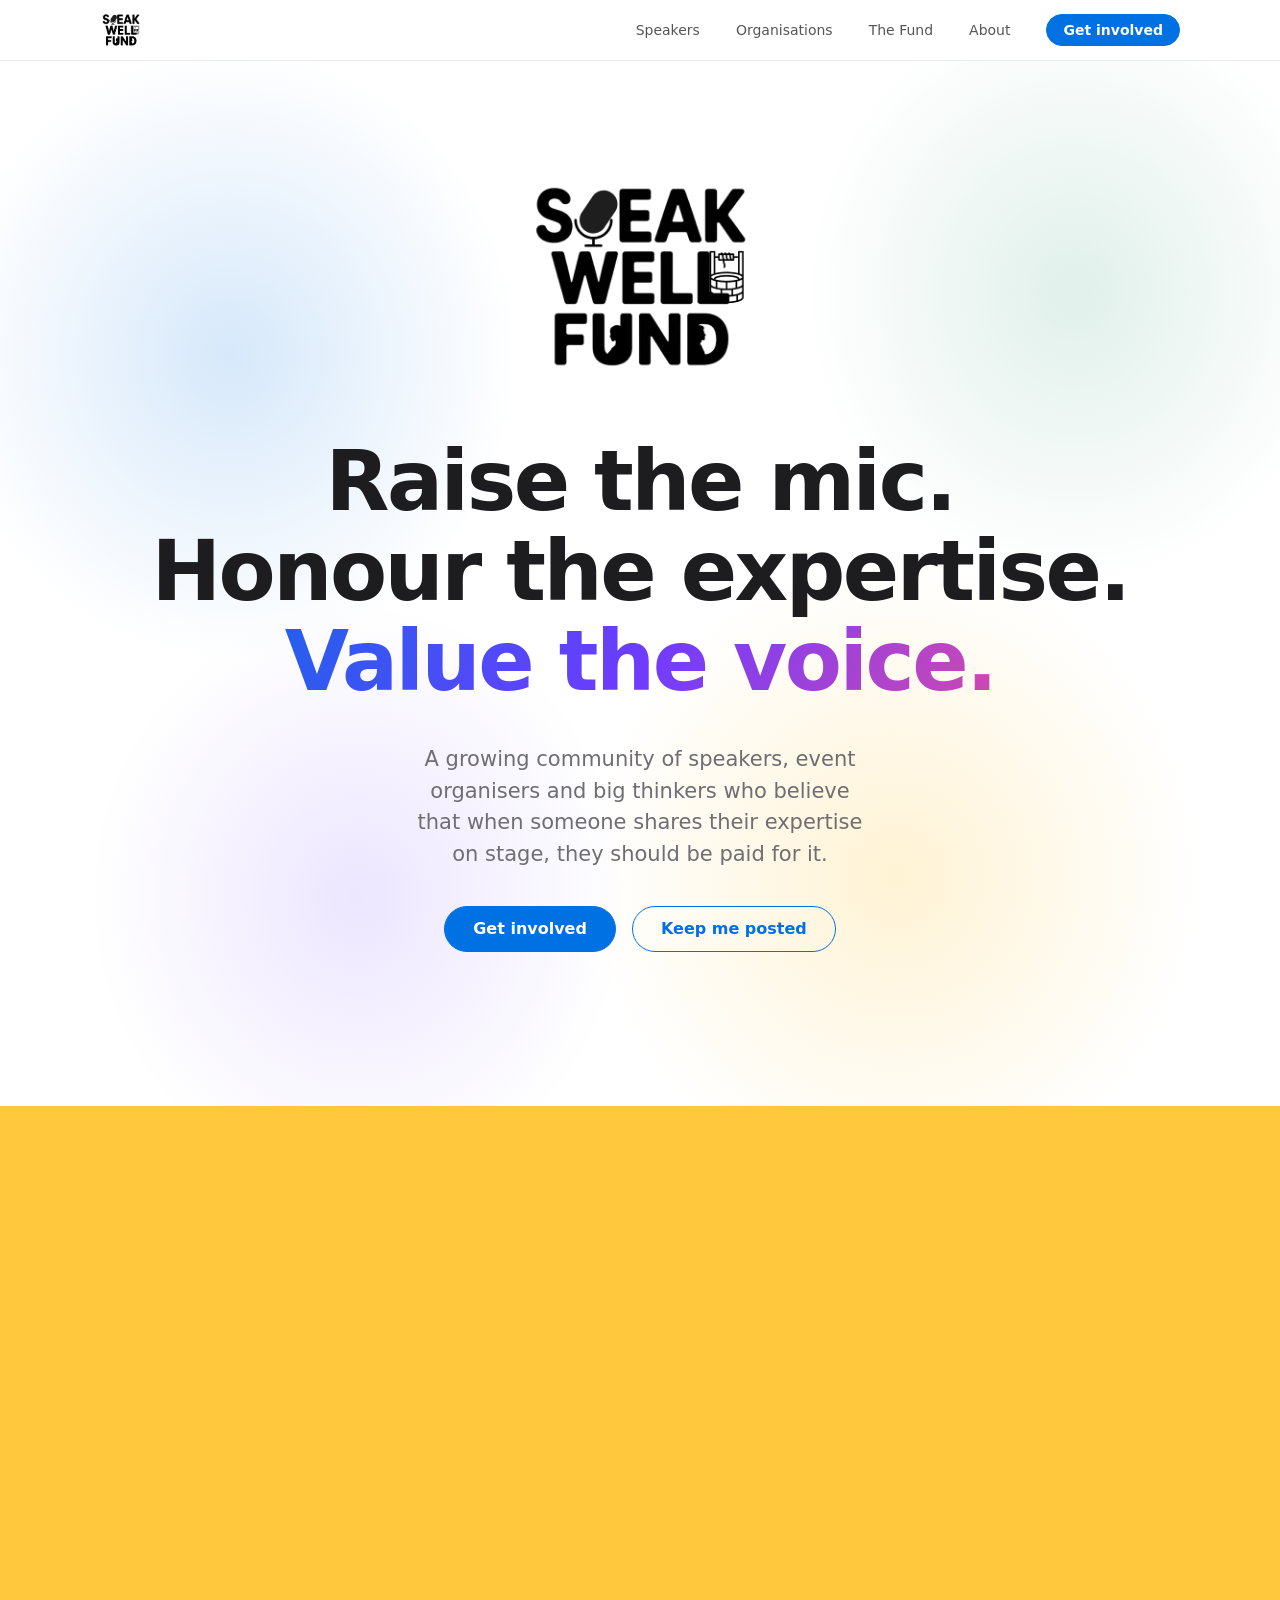
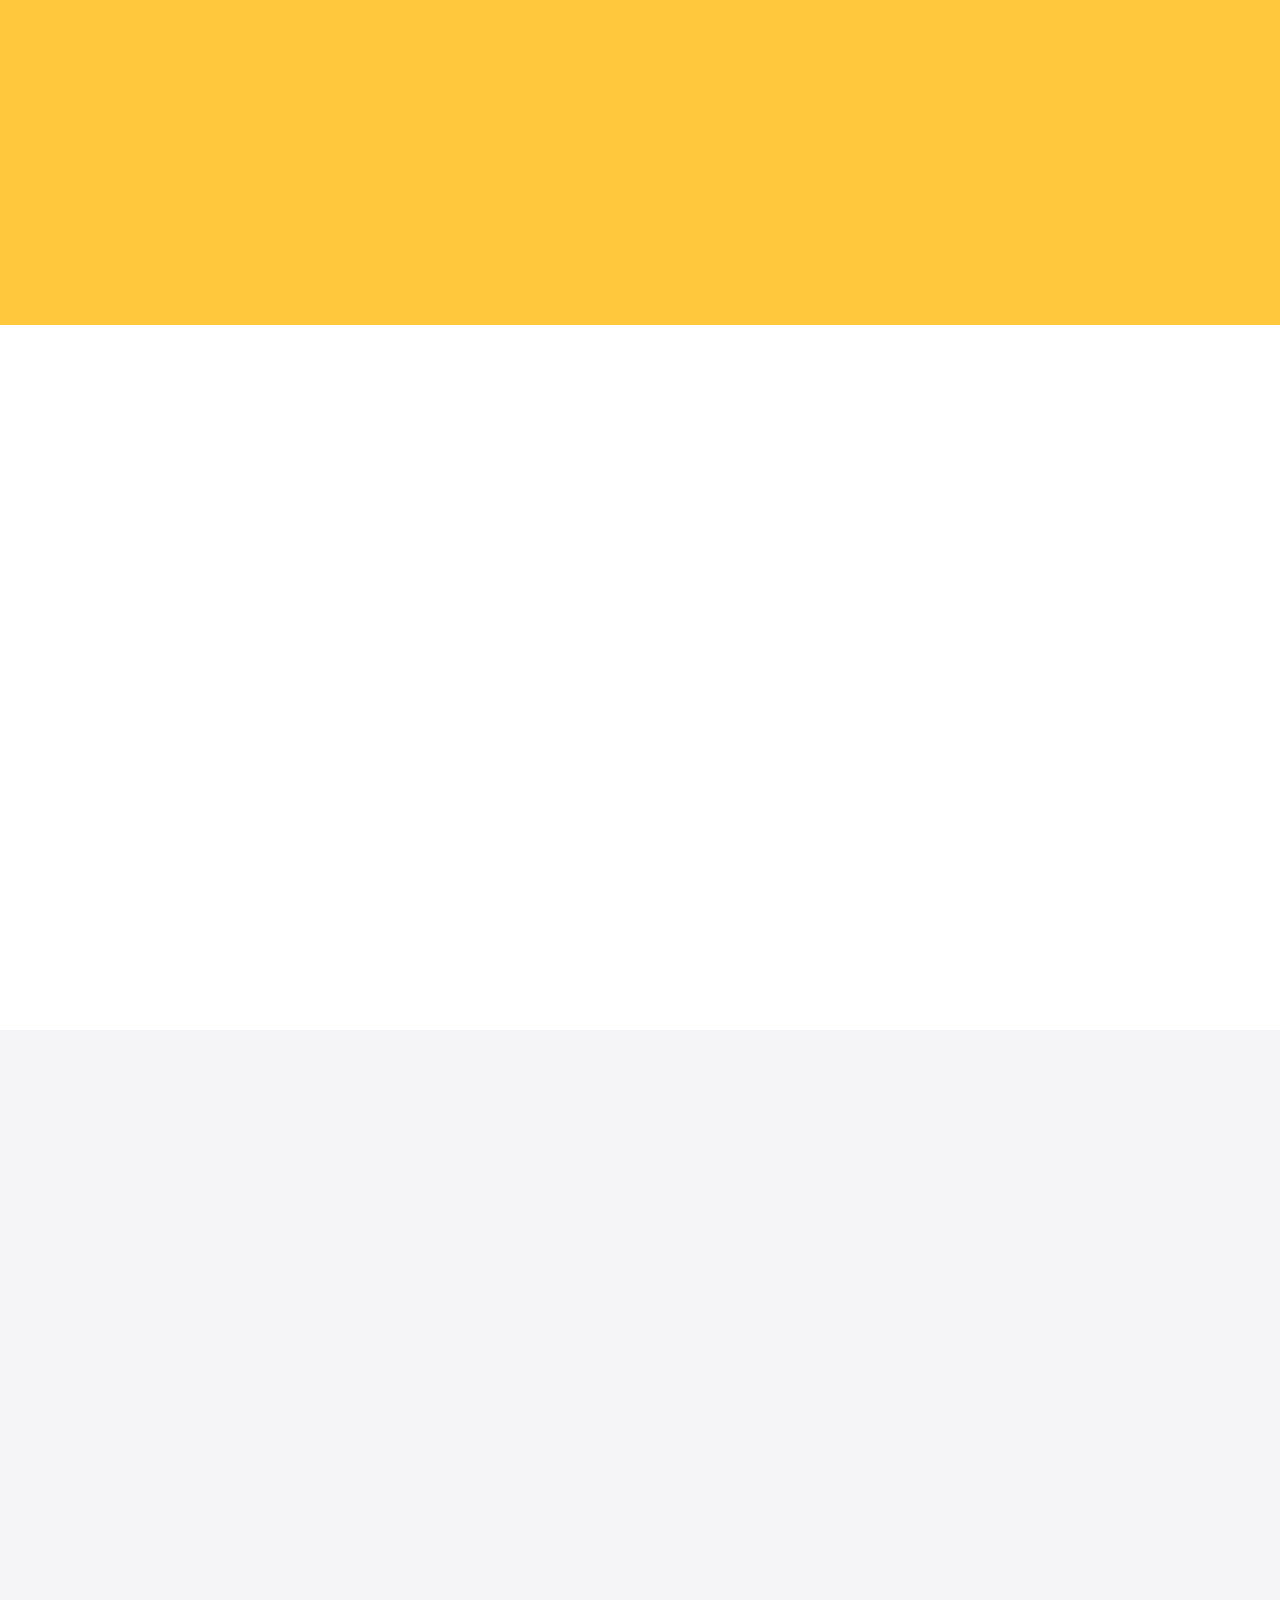
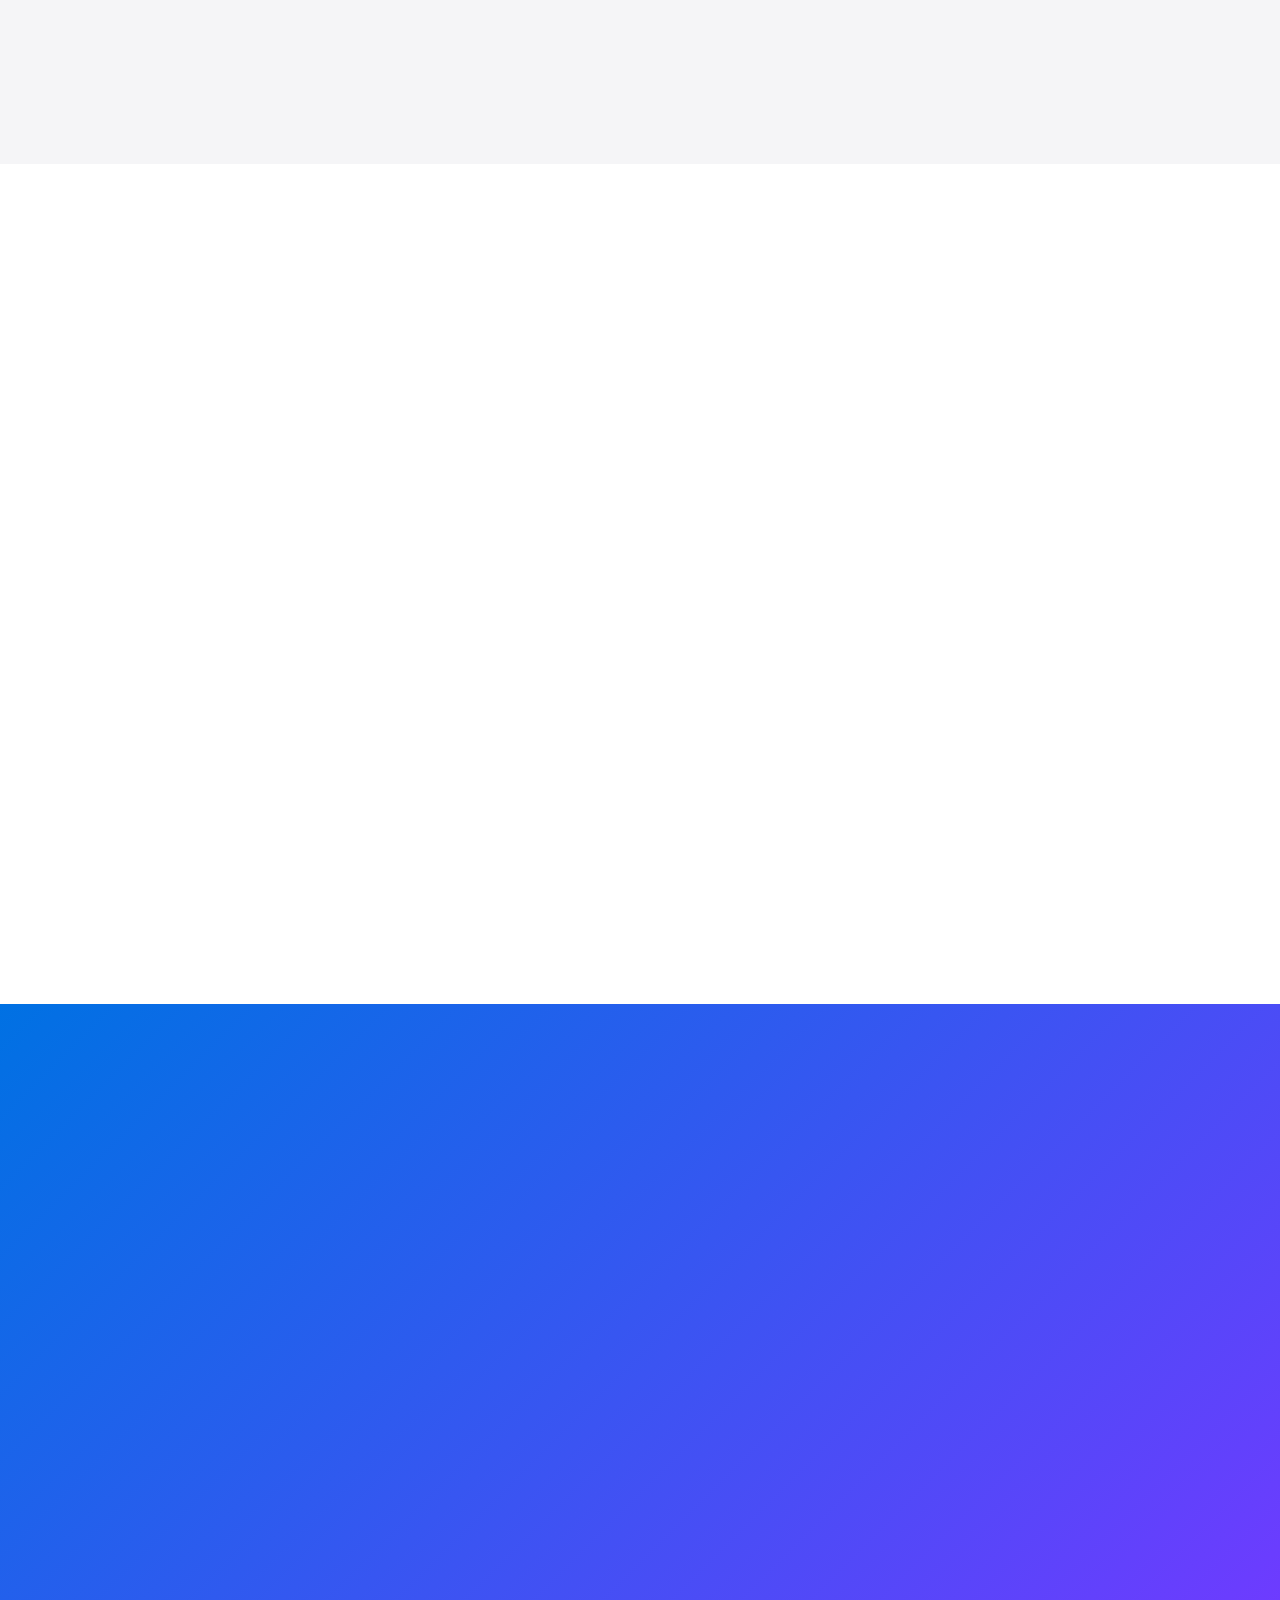
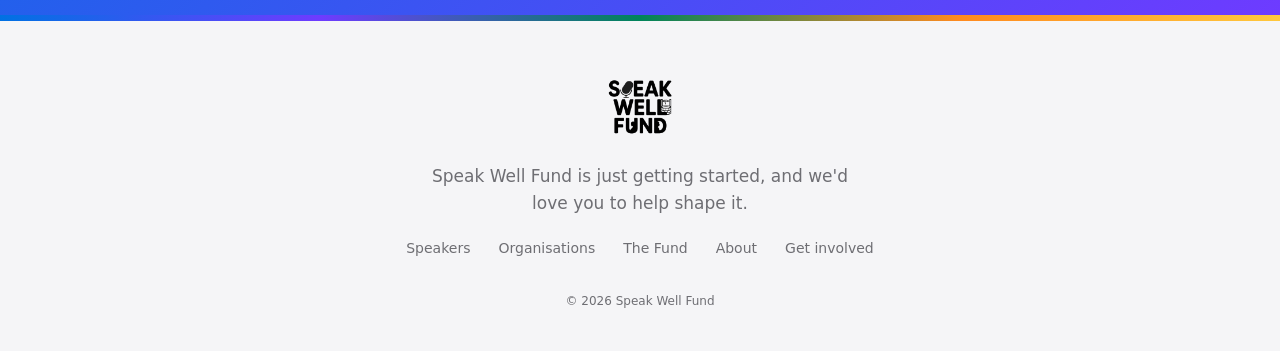
<file: index.html>
<!doctype html>
<html lang="en-AU">
<head>
  <meta charset="utf-8">
  <meta name="viewport" content="width=device-width, initial-scale=1">
  <meta http-equiv="Content-Security-Policy" content="default-src 'self'; script-src 'self'; style-src 'self' https://fonts.googleapis.com; font-src https://fonts.gstatic.com; img-src 'self' data:; connect-src https://formspree.io; form-action https://formspree.io; base-uri 'self'; object-src 'none'; upgrade-insecure-requests">
  <meta name="referrer" content="strict-origin-when-cross-origin">
  <title>Speak Well Fund</title>
  <meta name="description" content="A growing community working to make sure speakers from underrepresented communities are paid for their expertise.">
  <meta property="og:title" content="Speak Well Fund">
  <meta property="og:description" content="A growing community working to make sure speakers from underrepresented communities are paid for their expertise.">
  <meta property="og:image" content="https://speakwellfund.com/assets/img/logo.png">
  <meta name="theme-color" content="#FFFFFF">
  <link rel="icon" type="image/png" href="assets/img/logo.png">
  <link rel="preconnect" href="https://fonts.googleapis.com">
  <link rel="preconnect" href="https://fonts.gstatic.com" crossorigin>
  <link href="https://fonts.googleapis.com/css2?family=Poppins:wght@400;500;600;700&display=swap" rel="stylesheet">
  <link rel="stylesheet" href="assets/css/styles.css">
  <script src="assets/js/main.js" defer></script>
</head>
<body>
  <a class="skip-link" href="#main">Skip to content</a>

  <header class="site-header">
    <div class="container header-inner">
      <a class="brand" href="index.html" aria-label="Speak Well Fund home">
        <img src="assets/img/logo.png" alt="" width="42" height="42">
      </a>
      <button class="menu-toggle" type="button" aria-expanded="false" aria-controls="site-nav">
        <span class="menu-bars"></span>
        <span class="sr-only">Menu</span>
      </button>
      <nav id="site-nav" class="site-nav" aria-label="Main">
        <a href="speakers.html">Speakers</a>
        <a href="organisations.html">Organisations</a>
        <a href="fund.html">The Fund</a>
        <a href="about.html">About</a>
        <a class="btn btn-primary btn-small" href="get-involved.html">Get involved</a>
      </nav>
    </div>
  </header>

  <main id="main">
    <section class="hero">
      <div class="container">
        <img class="hero-logo" src="assets/img/logo.png" alt="Speak Well Fund" width="240" height="240">
        <h1 class="display-1 hero-title">
          <span>Raise the mic.</span>
          <span>Honour the expertise.</span>
          <span class="gradient-text">Value the voice.</span>
        </h1>
        <p class="lede">A growing community of speakers, event organisers and big thinkers who believe that when someone shares their expertise on stage, they should be paid for it.</p>
        <div class="actions">
          <a class="btn btn-primary" href="get-involved.html">Get involved</a>
          <a class="btn btn-secondary" href="get-involved.html?path=updates">Keep me posted</a>
        </div>
      </div>
    </section>

    <section class="section section-yellow center">
      <div class="container">
        <p class="eyebrow">The problem</p>
        <h2 class="display-1">Exposure doesn't pay the rent, the mortgage or the groceries.</h2>
        <p class="body-text">Far too often, speakers from underrepresented communities are asked to share their expertise for free, or for “exposure”, while everyone else in the room is being paid to be there. That adds up to a lot of invisible labour, and it means the voices we most need to hear are the ones who can least afford to keep showing up.</p>
      </div>
    </section>

    <section class="section center">
      <div class="container narrow">
        <p class="eyebrow">What we believe</p>
        <h2 class="display-2">A voice worth hearing is a voice worth backing.</h2>
        <p class="body-text">We think recognising someone's expertise should mean backing it in ways that actually help, whether that's a fair fee, real support or the kind of visibility that leads to the next paid gig. Applause is lovely, but it doesn't cover the hours of preparation that go into a great talk.</p>
      </div>
    </section>

    <section class="section section-grey center">
      <div class="container narrow">
        <p class="eyebrow">Day one</p>
        <h2 class="display-2">We're right at the beginning, and that's the exciting part.</h2>
        <p class="body-text">There's no fund yet and no fixed plan. Right now we're bringing together the people who care about this so we can work out, together, how to build a perpetual fund that keeps paying speakers year after year. If you've got ideas, experience or just a strong opinion about it, we'd love to hear from you.</p>
      </div>
    </section>

    <section class="section">
      <div class="container">
        <div class="center section-heading">
          <p class="eyebrow">Who it's for</p>
          <h2 class="display-2">There's room for everyone who cares about this.</h2>
        </div>
        <div class="card-grid card-row">
          <article class="card card-blue">
            <h3>Speakers</h3>
            <p>You've been asked to speak for free more times than you can count, and you'd love to help change that.</p>
            <a class="text-link" href="speakers.html">For speakers →</a>
          </article>
          <article class="card card-purple">
            <h3>Organisations</h3>
            <p>You book speakers and you want to do right by them, so let's work out what that looks like.</p>
            <a class="text-link" href="organisations.html">For organisations →</a>
          </article>
          <article class="card card-green">
            <h3>Fund builders</h3>
            <p>You know your way around finance, philanthropy, grants or events, and you've got ideas for how a perpetual fund could work. We'd really love your help.</p>
            <a class="text-link" href="fund.html">About the fund →</a>
          </article>
        </div>
      </div>
    </section>

    <section class="section section-gradient center">
      <div class="container narrow">
        <h2 class="display-1">Want in?</h2>
        <p class="lede">Tell us how you'd like to be involved, or just leave your email and we'll let you know when there's more to share.</p>
        <div class="actions">
          <a class="btn btn-light" href="get-involved.html">Get involved</a>
          <a class="btn btn-outline-white" href="get-involved.html?path=updates">Keep me posted</a>
        </div>
      </div>
    </section>
  </main>

  <footer class="site-footer">
    <div class="container">
      <img class="footer-logo" src="assets/img/logo.png" alt="Speak Well Fund" width="72" height="72">
      <p class="footer-line">Speak Well Fund is just getting started, and we'd love you to help shape it.</p>
      <nav class="footer-links" aria-label="Footer">
        <a href="speakers.html">Speakers</a>
        <a href="organisations.html">Organisations</a>
        <a href="fund.html">The Fund</a>
        <a href="about.html">About</a>
        <a href="get-involved.html">Get involved</a>
      </nav>
      <p class="footer-small">© <span data-year>2026</span> Speak Well Fund</p>
    </div>
  </footer>
</body>
</html>
</file>
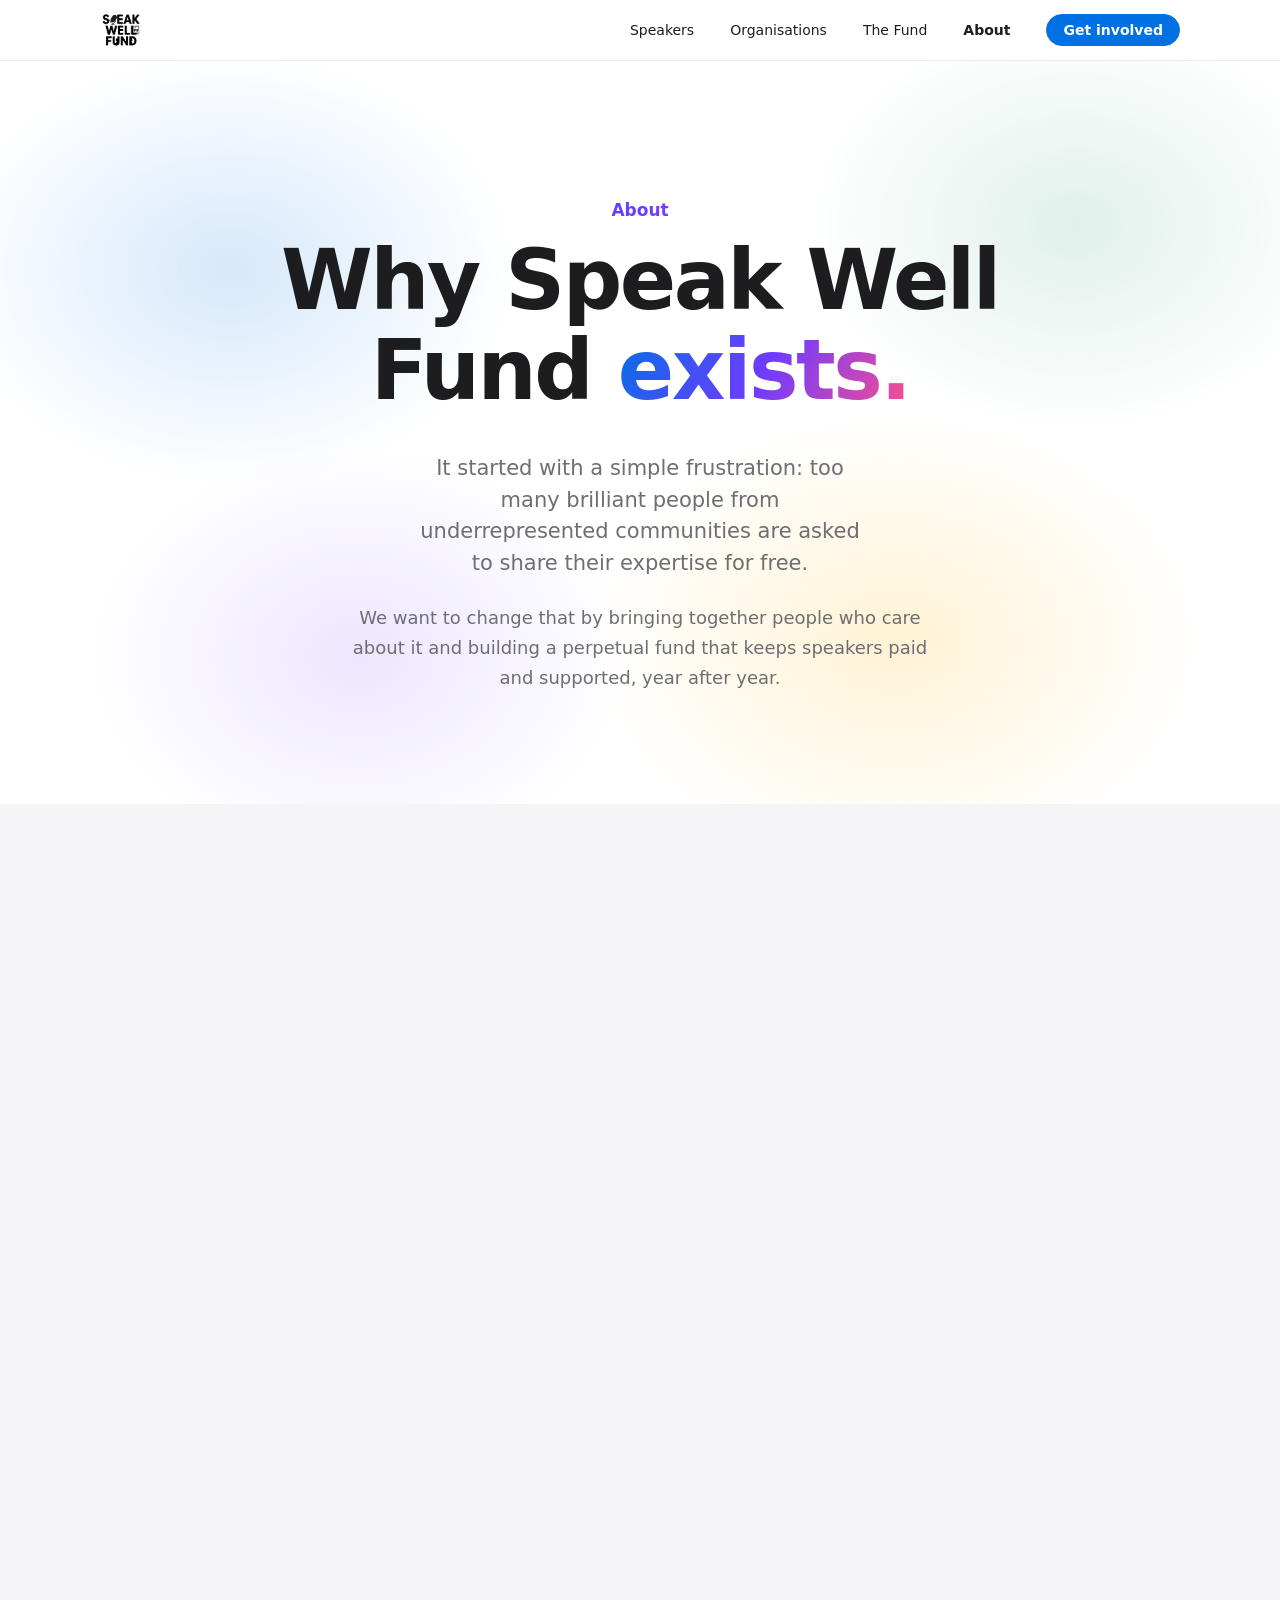
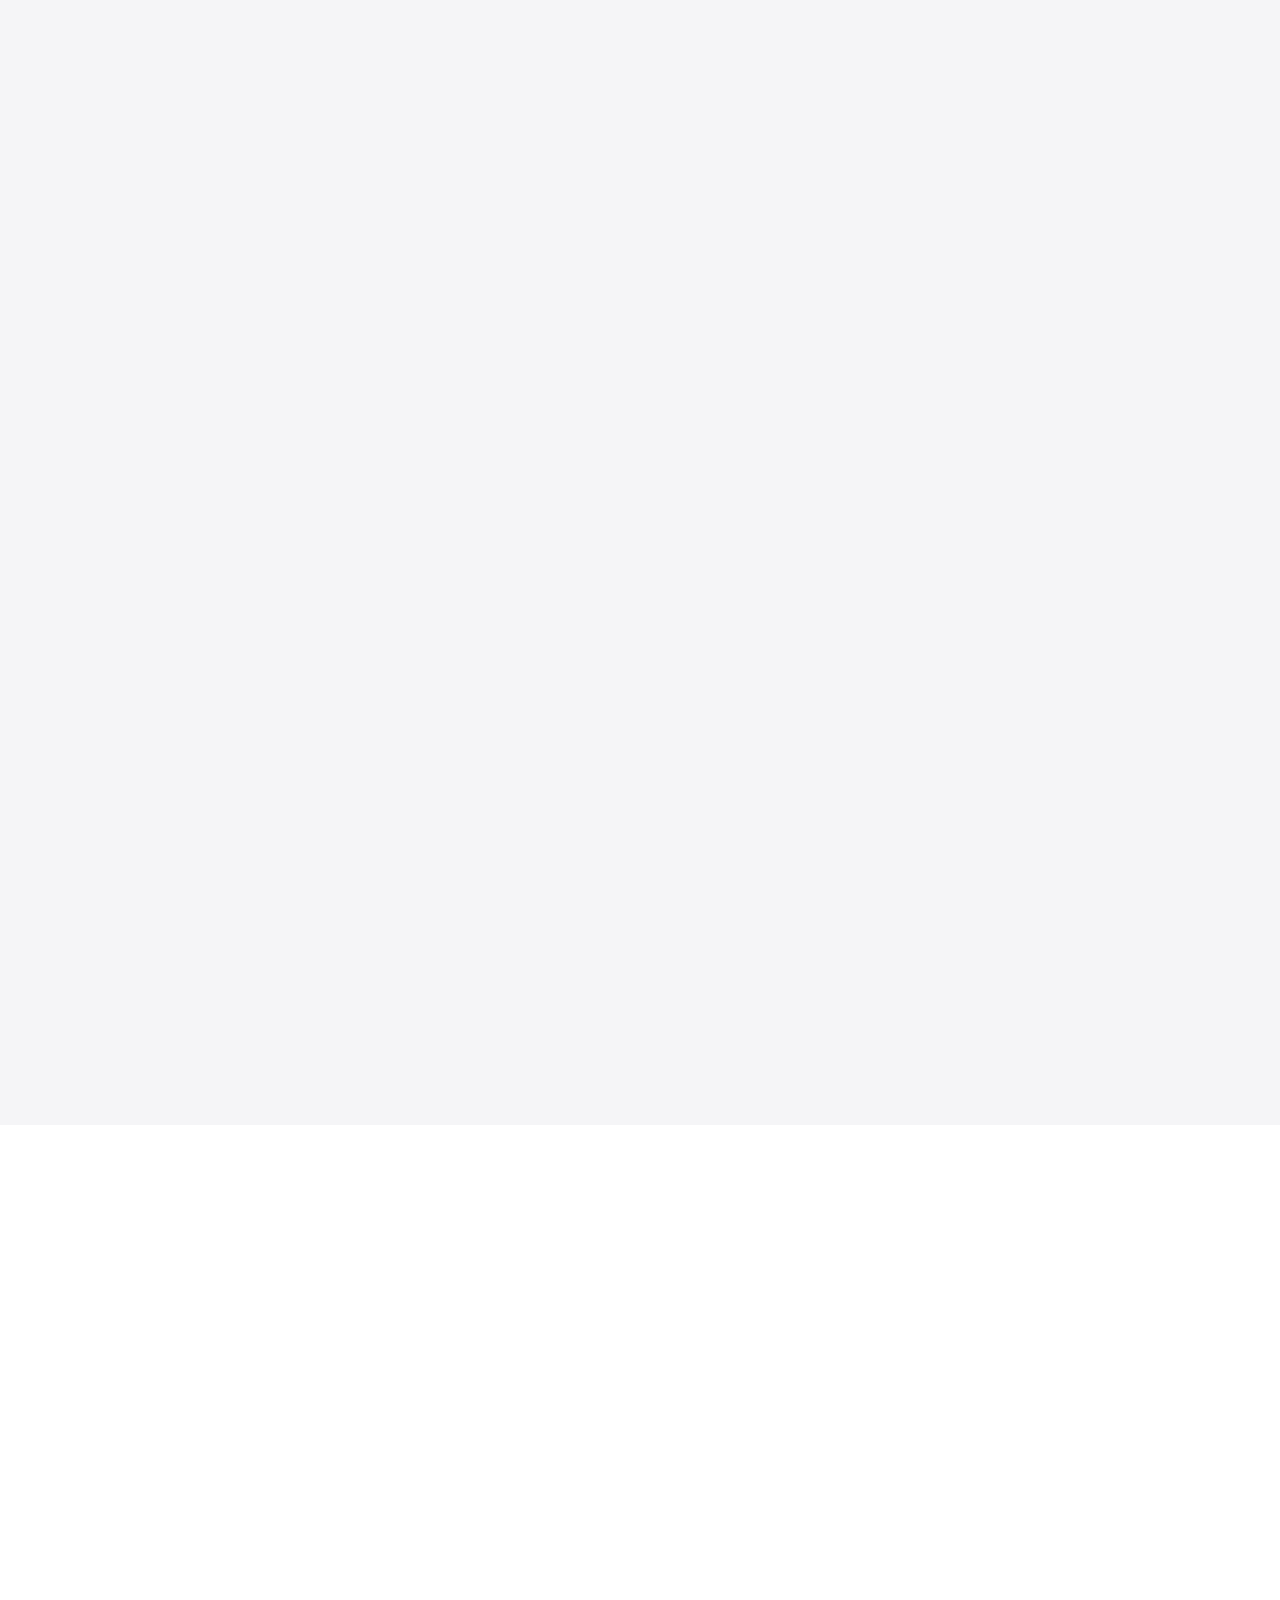
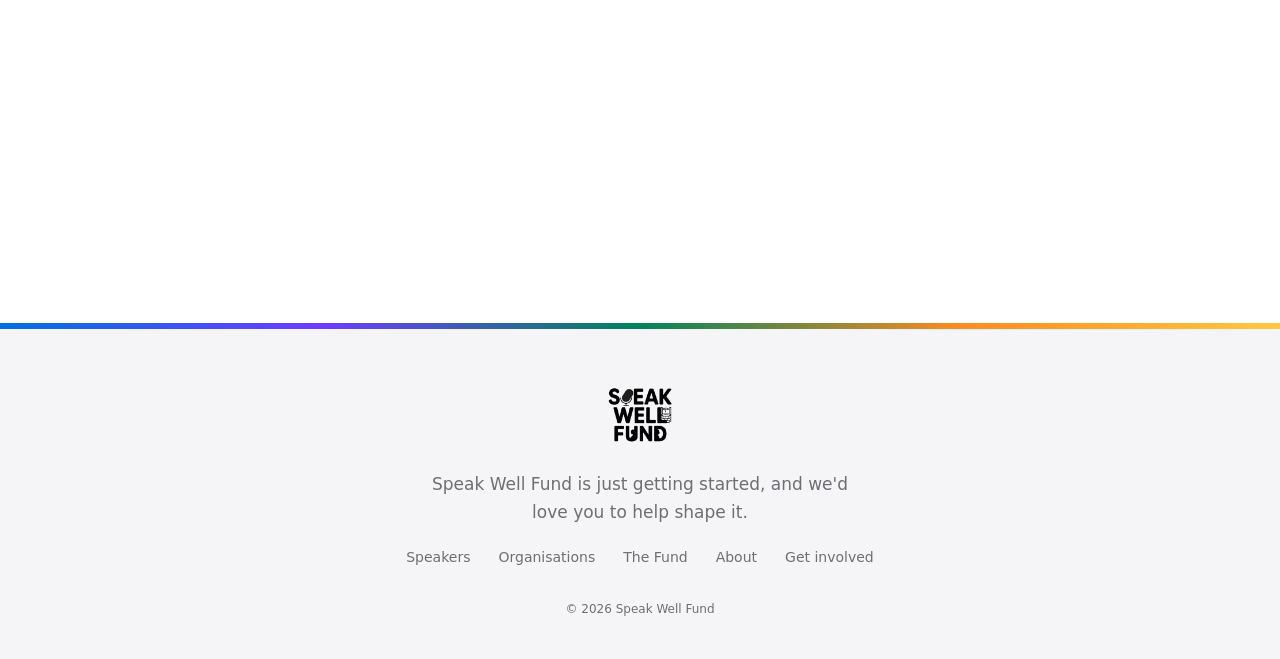
<file: about.html>
<!doctype html>
<html lang="en-AU">
<head>
  <meta charset="utf-8">
  <meta name="viewport" content="width=device-width, initial-scale=1">
  <meta http-equiv="Content-Security-Policy" content="default-src 'self'; script-src 'self'; style-src 'self' https://fonts.googleapis.com; font-src https://fonts.gstatic.com; img-src 'self' data:; connect-src https://formspree.io; form-action https://formspree.io; base-uri 'self'; object-src 'none'; upgrade-insecure-requests">
  <meta name="referrer" content="strict-origin-when-cross-origin">
  <title>About · Speak Well Fund</title>
  <meta name="description" content="Why Speak Well Fund exists and where it's headed.">
  <meta property="og:title" content="About · Speak Well Fund">
  <meta property="og:description" content="Why Speak Well Fund exists and where it's headed.">
  <meta property="og:image" content="https://speakwellfund.com/assets/img/logo.png">
  <meta name="theme-color" content="#FFFFFF">
  <link rel="icon" type="image/png" href="assets/img/logo.png">
  <link rel="preconnect" href="https://fonts.googleapis.com">
  <link rel="preconnect" href="https://fonts.gstatic.com" crossorigin>
  <link href="https://fonts.googleapis.com/css2?family=Poppins:wght@400;500;600;700&display=swap" rel="stylesheet">
  <link rel="stylesheet" href="assets/css/styles.css">
  <script src="assets/js/main.js" defer></script>
</head>
<body>
  <a class="skip-link" href="#main">Skip to content</a>

  <header class="site-header">
    <div class="container header-inner">
      <a class="brand" href="index.html" aria-label="Speak Well Fund home">
        <img src="assets/img/logo.png" alt="" width="42" height="42">
      </a>
      <button class="menu-toggle" type="button" aria-expanded="false" aria-controls="site-nav">
        <span class="menu-bars"></span>
        <span class="sr-only">Menu</span>
      </button>
      <nav id="site-nav" class="site-nav" aria-label="Main">
        <a href="speakers.html">Speakers</a>
        <a href="organisations.html">Organisations</a>
        <a href="fund.html">The Fund</a>
        <a href="about.html" aria-current="page">About</a>
        <a class="btn btn-primary btn-small" href="get-involved.html">Get involved</a>
      </nav>
    </div>
  </header>

  <main id="main">
    <section class="page-hero">
      <div class="container narrow">
        <p class="eyebrow">About</p>
        <h1 class="display-1">Why Speak Well Fund <span class="gradient-text">exists.</span></h1>
        <p class="lede">It started with a simple frustration: too many brilliant people from underrepresented communities are asked to share their expertise for free.</p>
        <p class="body-text">We want to change that by bringing together people who care about it and building a perpetual fund that keeps speakers paid and supported, year after year.</p>
      </div>
    </section>

    <section class="section section-grey">
      <div class="container">
        <div class="center section-heading">
          <p class="eyebrow">The people behind it</p>
          <h2 class="display-2">Started by Julie Trell, with seats saved for you.</h2>
        </div>

        <div class="people">
          <article class="person person-founder">
            <div class="person-photo">
              <img src="assets/img/julie-trell.jpg" alt="Julie Trell laughing and holding a sparkly star wand" width="782" height="736" loading="lazy">
            </div>
            <div class="person-body">
              <p class="person-role">Founder and chief wand-waver</p>
              <h3>Julie Trell</h3>
              <p>Pulled this idea out of the half-baked pile and decided it was time.</p>
              <a class="person-link" href="https://www.linkedin.com/in/julietrell/" target="_blank" rel="noopener noreferrer">Say hi on LinkedIn →</a>
            </div>
          </article>

          <article class="person person-open person-speaker">
            <div class="person-photo" aria-hidden="true">
              <!-- Woman with big curly hair -->
              <svg viewBox="0 0 300 400" focusable="false">
                <path d="M128 215h44v53c2 14 10 20 23 23 43 9 77 37 79 109H26c2-72 36-100 79-109 13-3 21-9 23-23z"/>
                <g>
                  <circle cx="150" cy="80" r="40"/>
                  <circle cx="112" cy="90" r="36"/>
                  <circle cx="188" cy="90" r="36"/>
                  <circle cx="84" cy="122" r="34"/>
                  <circle cx="216" cy="122" r="34"/>
                  <circle cx="72" cy="160" r="32"/>
                  <circle cx="228" cy="160" r="32"/>
                  <circle cx="74" cy="198" r="30"/>
                  <circle cx="226" cy="198" r="30"/>
                  <circle cx="86" cy="232" r="26"/>
                  <circle cx="214" cy="232" r="26"/>
                </g>
                <path d="M150 100c35 0 56 26 55 60-1 46-25 85-55 85s-54-39-55-85c-1-34 20-60 55-60z"/>
                <path class="line" d="M95 160c-1-34 20-60 55-60s56 26 55 60c-1 46-25 85-55 85s-54-39-55-85z"/>
              </svg>
            </div>
            <div class="person-body">
              <p class="person-role">Speaker</p>
              <h3>Could this be you?</h3>
              <p>A speaker who's been asked to do it for free one too many times.</p>
              <a class="person-link" href="get-involved.html">Put your hand up →</a>
            </div>
          </article>

          <article class="person person-open person-organisation">
            <div class="person-photo" aria-hidden="true">
              <!-- Man with a short quiff -->
              <svg viewBox="0 0 300 400" focusable="false">
                <path d="M124 215h52v53c2 14 10 20 25 23 46 9 81 37 83 109H16c2-72 37-100 83-109 15-3 23-9 25-23z"/>
                <circle cx="94" cy="168" r="11"/>
                <circle cx="206" cy="168" r="11"/>
                <path d="M150 92c37 0 58 27 57 64-1 50-25 92-57 92s-56-42-57-92c-1-37 20-64 57-64z"/>
                <path d="M92 150c-6-50 18-82 62-86 26-2 44 6 54 18 12 14 10 40 0 68-4-20-14-34-30-40-26 8-54 8-78 2-6 10-8 24-8 38z"/>
                <path class="line" d="M100 112c24 6 52 6 78-2 16 6 26 20 30 40"/>
                <path class="line" d="M93 156c1 50 25 92 57 92s56-42 57-92"/>
              </svg>
            </div>
            <div class="person-body">
              <p class="person-role">Organiser</p>
              <h3>Your face here?</h3>
              <p>Someone who books speakers and wants to do right by them.</p>
              <a class="person-link" href="get-involved.html">Put your hand up →</a>
            </div>
          </article>

          <article class="person person-open person-fund">
            <div class="person-photo" aria-hidden="true">
              <!-- Woman with a high bun and hoop earrings -->
              <svg viewBox="0 0 300 400" focusable="false">
                <path d="M128 215h44v53c2 14 10 20 23 23 43 9 77 37 79 109H26c2-72 36-100 79-109 13-3 21-9 23-23z"/>
                <circle cx="150" cy="58" r="30"/>
                <path d="M150 96c35 0 56 26 55 62-1 48-25 87-55 87s-54-39-55-87c-1-36 20-62 55-62z"/>
                <path d="M93 160c-4-48 18-78 57-78s61 30 57 78c-6-30-26-50-57-50s-51 20-57 50z"/>
                <path class="line" d="M118 78c10-4 20-6 32-6s22 2 32 6"/>
                <path class="line" d="M93 160c6-30 26-50 57-50s51 20 57 50"/>
                <path class="line" d="M95 158c1 48 25 87 55 87s54-39 55-87"/>
                <circle cx="96" cy="200" r="9" class="hoop"/>
                <circle cx="204" cy="200" r="9" class="hoop"/>
              </svg>
            </div>
            <div class="person-body">
              <p class="person-role">Fund builder</p>
              <h3>This seat's saved for you.</h3>
              <p>A finance, philanthropy or grants brain who can help make the numbers work.</p>
              <a class="person-link" href="get-involved.html?role=fund">Put your hand up →</a>
            </div>
          </article>
        </div>

        <blockquote class="founder-note">
          <p>I started Speak Well Fund because I believe the people who share their expertise on stage deserve to be valued, and far too often they're asked to do it for free. I know because I've been one of them, and I've struggled to ask for the money myself. I've been thinking about this for years, but I found it hard to put into words well enough to get it out into the world, so it sat among a pile of half-baked ideas.</p>
          <p>I bought the URL nearly two years ago, so it's well and truly time to activate it, and now with vibe coding I've been able to pull it all together and finally get it out there. I know I'm not alone in thinking this, and I'm hoping the right people show up so we can build the rest of it together, as humans. I'm looking for collaborators and accountability partners, so if that sounds like you, I'd love to hear from you.</p>
        </blockquote>
        <div class="center">
          <div class="actions">
            <a class="btn btn-primary" href="get-involved.html">Build this with me</a>
          </div>
        </div>
      </div>
    </section>

    <section class="section center">
      <div class="container narrow">
        <p class="eyebrow">Where we're headed</p>
        <h2 class="display-2">The plan is still being written, and you can help write it.</h2>
        <p class="body-text">Over time, we'd love Speak Well Fund to include a curated speaker directory so organisers can find brilliant people, practical tools for organisations, and a perpetual fund that grows through memberships, partnerships and contributions. How we get there is still being worked out, and that's where you come in.</p>
        <div class="actions">
          <a class="btn btn-primary" href="get-involved.html">Get involved</a>
        </div>
      </div>
    </section>
  </main>

  <footer class="site-footer">
    <div class="container">
      <img class="footer-logo" src="assets/img/logo.png" alt="Speak Well Fund" width="72" height="72">
      <p class="footer-line">Speak Well Fund is just getting started, and we'd love you to help shape it.</p>
      <nav class="footer-links" aria-label="Footer">
        <a href="speakers.html">Speakers</a>
        <a href="organisations.html">Organisations</a>
        <a href="fund.html">The Fund</a>
        <a href="about.html">About</a>
        <a href="get-involved.html">Get involved</a>
      </nav>
      <p class="footer-small">© <span data-year>2026</span> Speak Well Fund</p>
    </div>
  </footer>
</body>
</html>
</file>
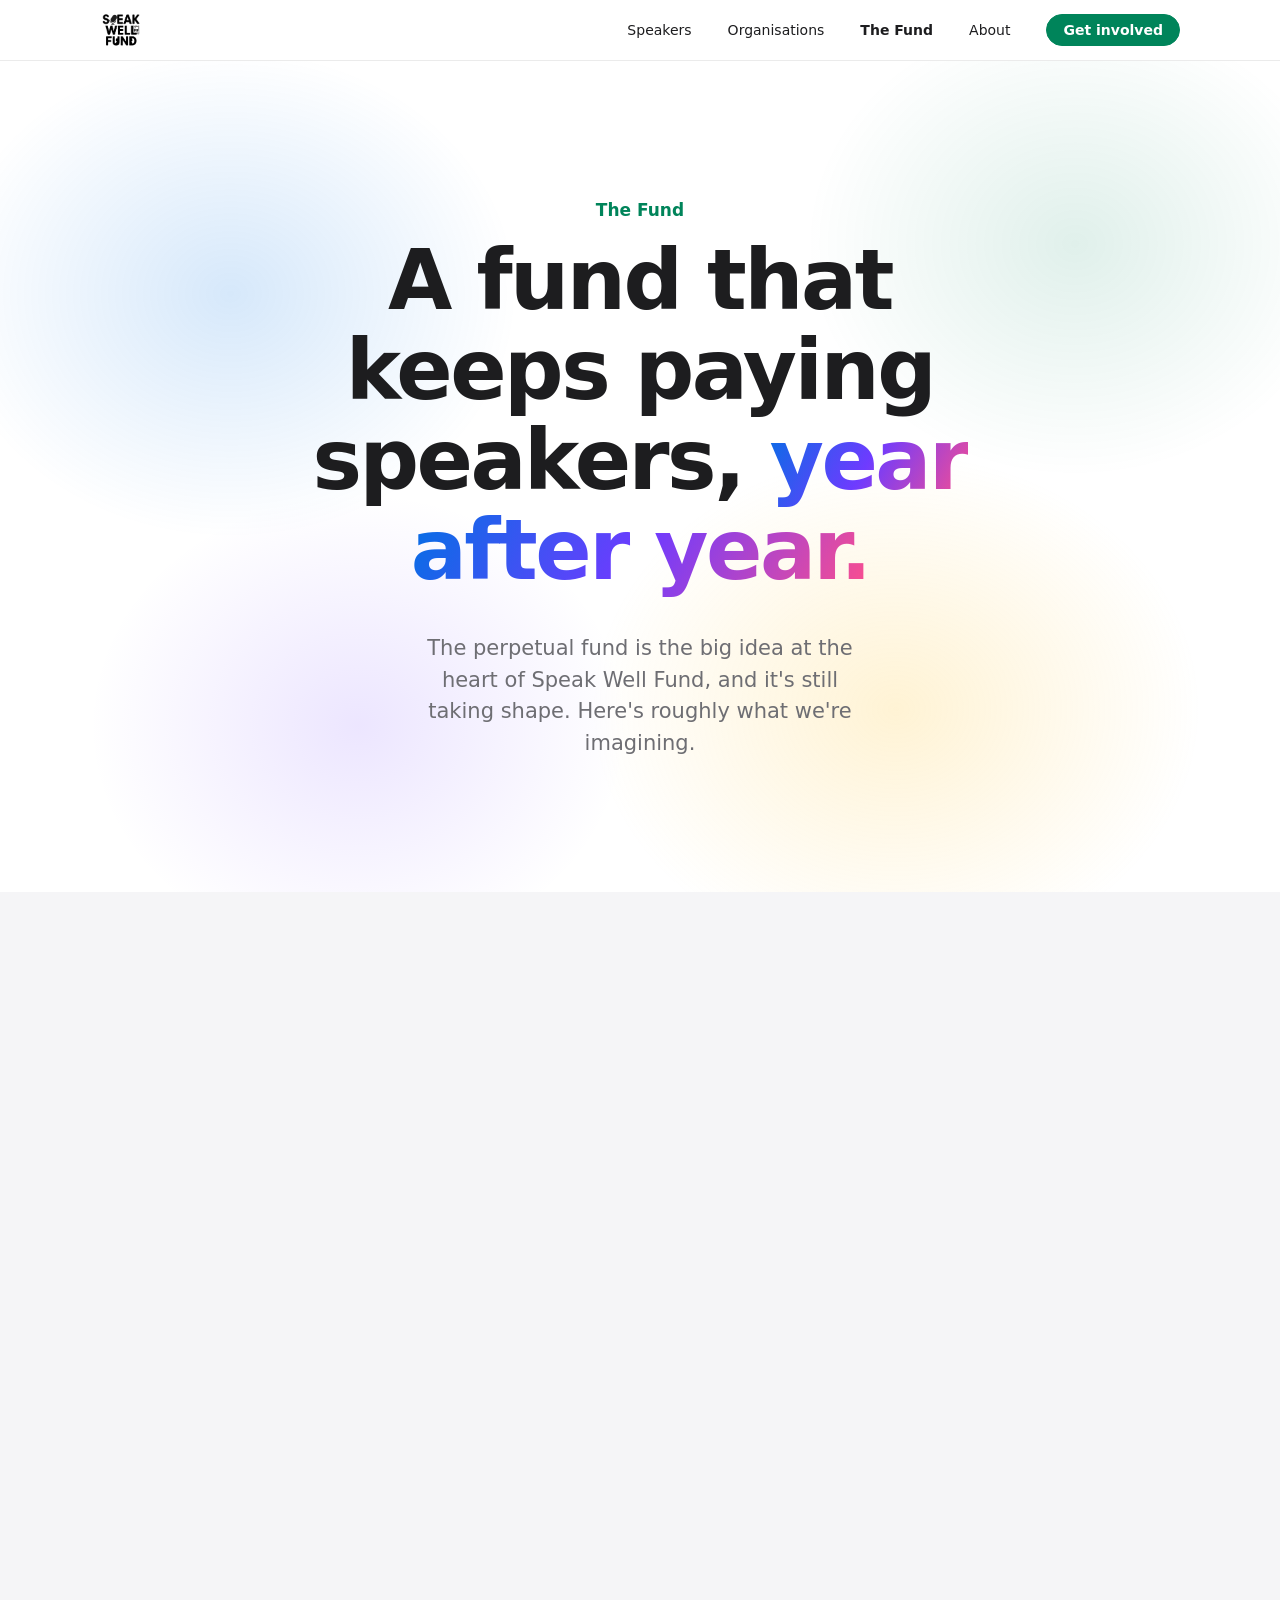
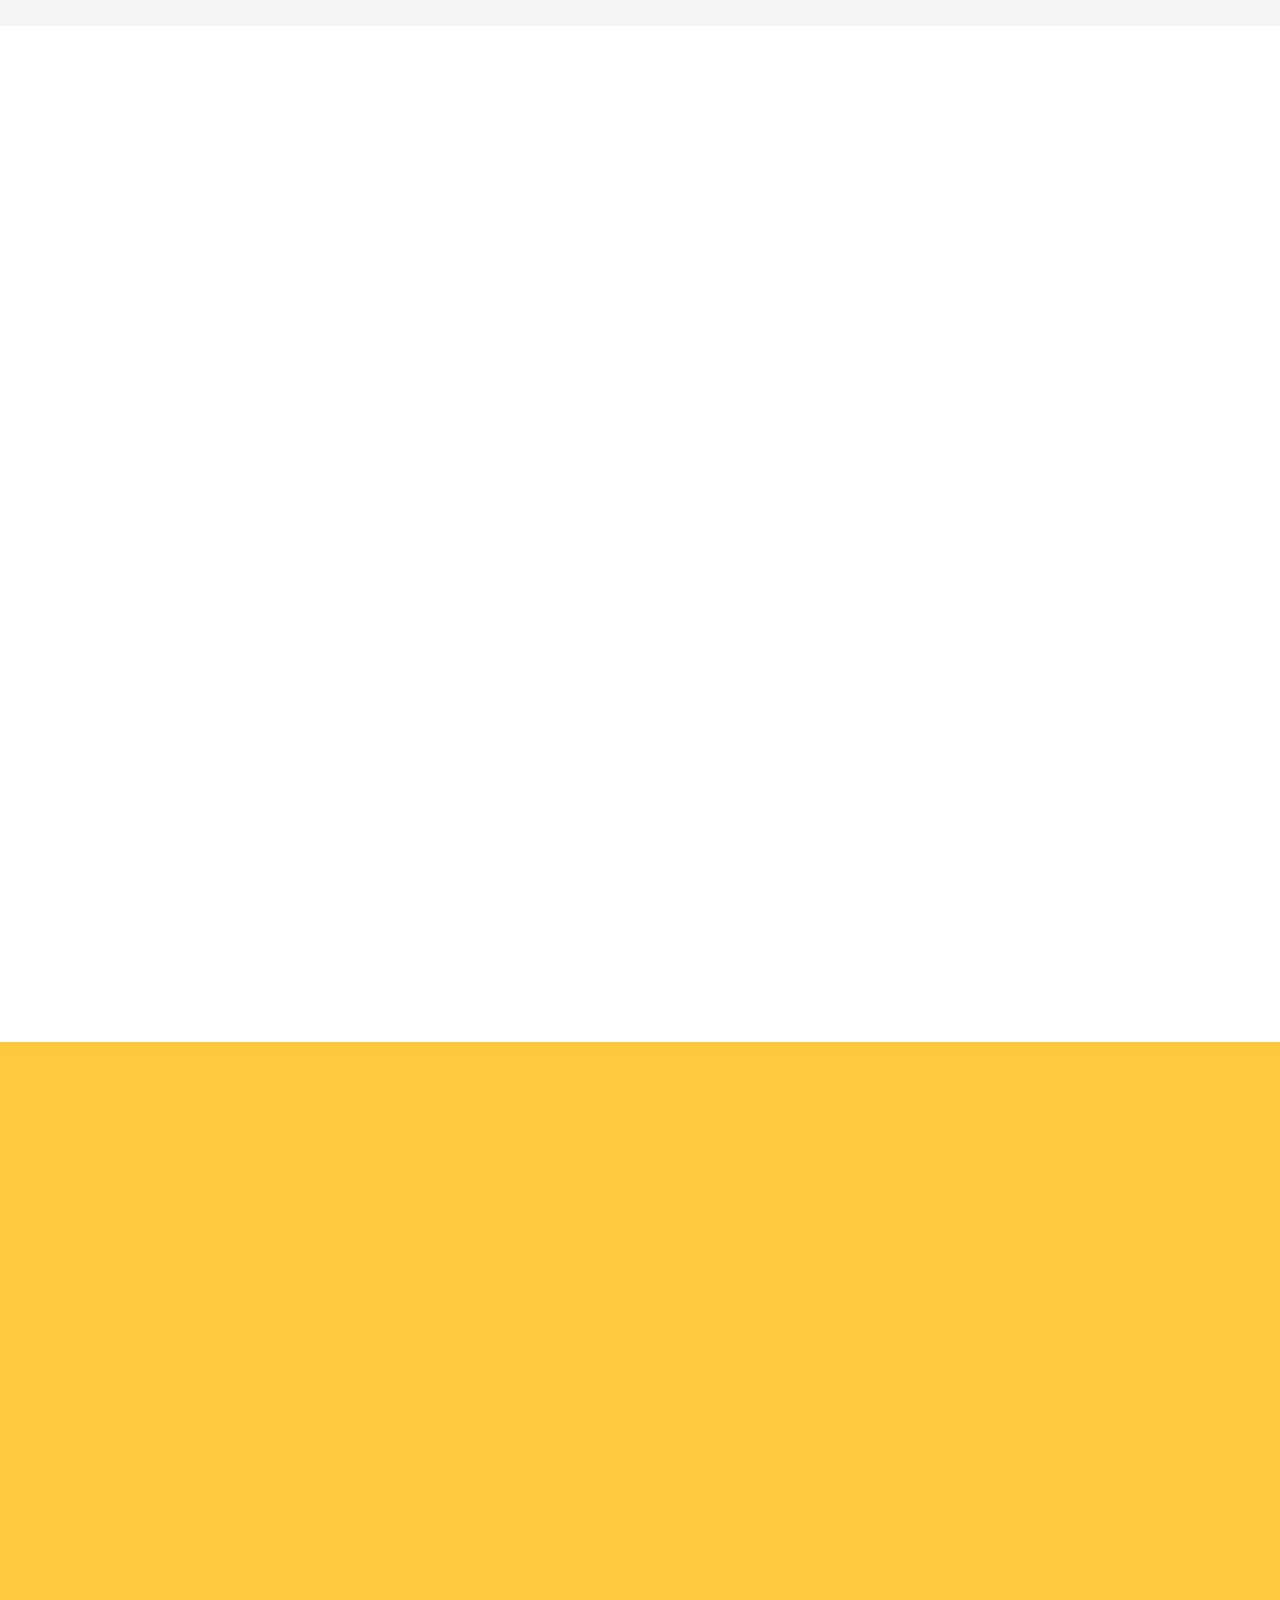
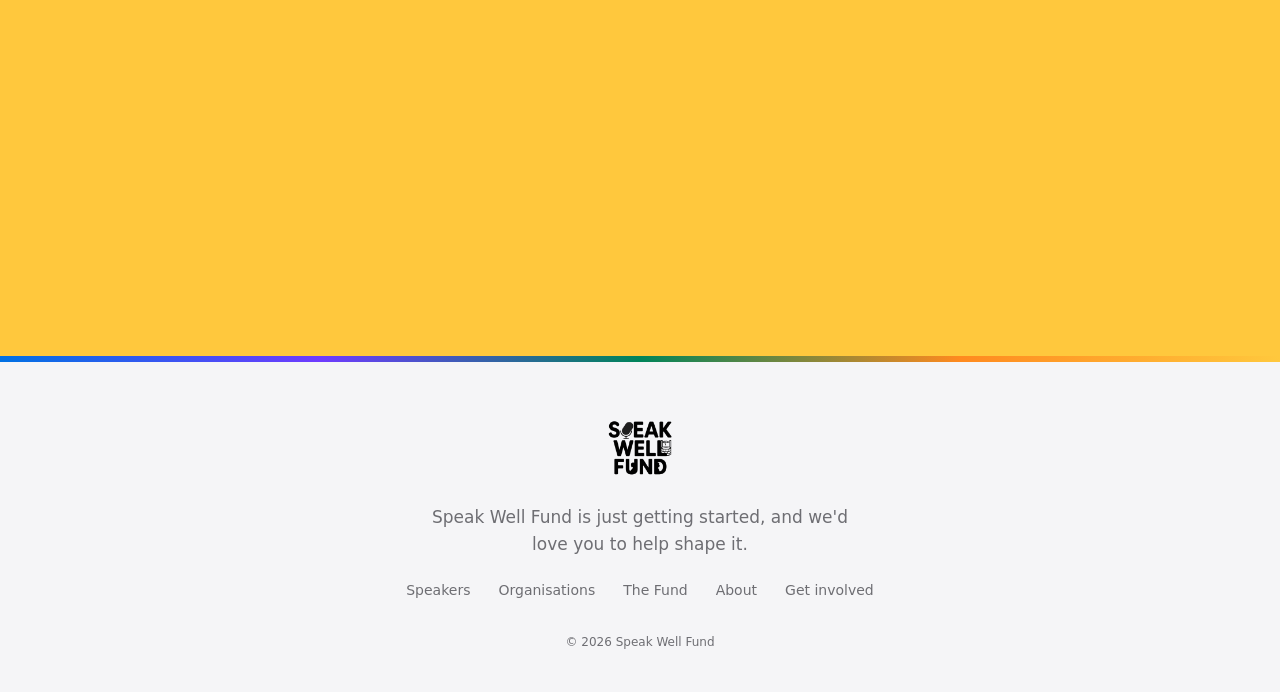
<file: fund.html>
<!doctype html>
<html lang="en-AU">
<head>
  <meta charset="utf-8">
  <meta name="viewport" content="width=device-width, initial-scale=1">
  <meta http-equiv="Content-Security-Policy" content="default-src 'self'; script-src 'self'; style-src 'self' https://fonts.googleapis.com; font-src https://fonts.gstatic.com; img-src 'self' data:; connect-src https://formspree.io; form-action https://formspree.io; base-uri 'self'; object-src 'none'; upgrade-insecure-requests">
  <meta name="referrer" content="strict-origin-when-cross-origin">
  <title>The Fund · Speak Well Fund</title>
  <meta name="description" content="A perpetual fund that keeps paying speakers, year after year. Help us work out how to build it.">
  <meta property="og:title" content="The Fund · Speak Well Fund">
  <meta property="og:description" content="A perpetual fund that keeps paying speakers, year after year. Help us work out how to build it.">
  <meta property="og:image" content="https://speakwellfund.com/assets/img/logo.png">
  <meta name="theme-color" content="#FFFFFF">
  <link rel="icon" type="image/png" href="assets/img/logo.png">
  <link rel="preconnect" href="https://fonts.googleapis.com">
  <link rel="preconnect" href="https://fonts.gstatic.com" crossorigin>
  <link href="https://fonts.googleapis.com/css2?family=Poppins:wght@400;500;600;700&display=swap" rel="stylesheet">
  <link rel="stylesheet" href="assets/css/styles.css">
  <script src="assets/js/main.js" defer></script>
</head>
<body class="theme-fund">
  <a class="skip-link" href="#main">Skip to content</a>

  <header class="site-header">
    <div class="container header-inner">
      <a class="brand" href="index.html" aria-label="Speak Well Fund home">
        <img src="assets/img/logo.png" alt="" width="42" height="42">
      </a>
      <button class="menu-toggle" type="button" aria-expanded="false" aria-controls="site-nav">
        <span class="menu-bars"></span>
        <span class="sr-only">Menu</span>
      </button>
      <nav id="site-nav" class="site-nav" aria-label="Main">
        <a href="speakers.html">Speakers</a>
        <a href="organisations.html">Organisations</a>
        <a href="fund.html" aria-current="page">The Fund</a>
        <a href="about.html">About</a>
        <a class="btn btn-primary btn-small" href="get-involved.html">Get involved</a>
      </nav>
    </div>
  </header>

  <main id="main">
    <section class="page-hero">
      <div class="container narrow">
        <p class="eyebrow">The Fund</p>
        <h1 class="display-1">A fund that keeps paying speakers, <span class="gradient-text">year after year.</span></h1>
        <p class="lede">The perpetual fund is the big idea at the heart of Speak Well Fund, and it's still taking shape. Here's roughly what we're imagining.</p>
      </div>
    </section>

    <section class="section section-grey center">
      <div class="container narrow">
        <p class="eyebrow">Why perpetual</p>
        <h2 class="display-2">Built to last, so the money keeps working.</h2>
        <p class="body-text">A one-off pot of money gets spent and then it's gone. A perpetual fund is set up so the money keeps working and keeps paying speakers year after year, long after the first contributions come in. That's the idea, anyway. How we actually make it work is the part we haven't figured out yet.</p>
      </div>
    </section>

    <section class="section">
      <div class="container narrow">
        <div class="center section-heading">
          <p class="eyebrow">What it could pay for</p>
          <h2 class="display-2">Some of what the fund could cover</h2>
        </div>
        <ul class="checklist">
          <li><span>Fair fees for speakers</span></li>
          <li><span>Paid time to prepare a great talk or workshop</span></li>
          <li><span>Travel and accommodation</span></li>
          <li><span>Childcare and access needs, so more people can say yes</span></li>
          <li><span>Coaching and support to help speakers grow</span></li>
        </ul>
        <p class="body-text center">These are early ideas, and you can help decide what makes the list.</p>
      </div>
    </section>

    <section class="section section-yellow center">
      <div class="container">
        <p class="eyebrow">The big question</p>
        <h2 class="display-1">How might we build a fund that pays speakers fairly, year after year, and never runs dry?</h2>
        <p class="body-text">We don't have the answer yet, and that's on purpose. We'd love to work it out together with people who know finance, philanthropy, grants or events, or who simply have a good idea.</p>
        <div class="actions">
          <a class="btn btn-primary" href="get-involved.html?role=fund">Help us answer it</a>
        </div>
      </div>
    </section>
  </main>

  <footer class="site-footer">
    <div class="container">
      <img class="footer-logo" src="assets/img/logo.png" alt="Speak Well Fund" width="72" height="72">
      <p class="footer-line">Speak Well Fund is just getting started, and we'd love you to help shape it.</p>
      <nav class="footer-links" aria-label="Footer">
        <a href="speakers.html">Speakers</a>
        <a href="organisations.html">Organisations</a>
        <a href="fund.html">The Fund</a>
        <a href="about.html">About</a>
        <a href="get-involved.html">Get involved</a>
      </nav>
      <p class="footer-small">© <span data-year>2026</span> Speak Well Fund</p>
    </div>
  </footer>
</body>
</html>
</file>
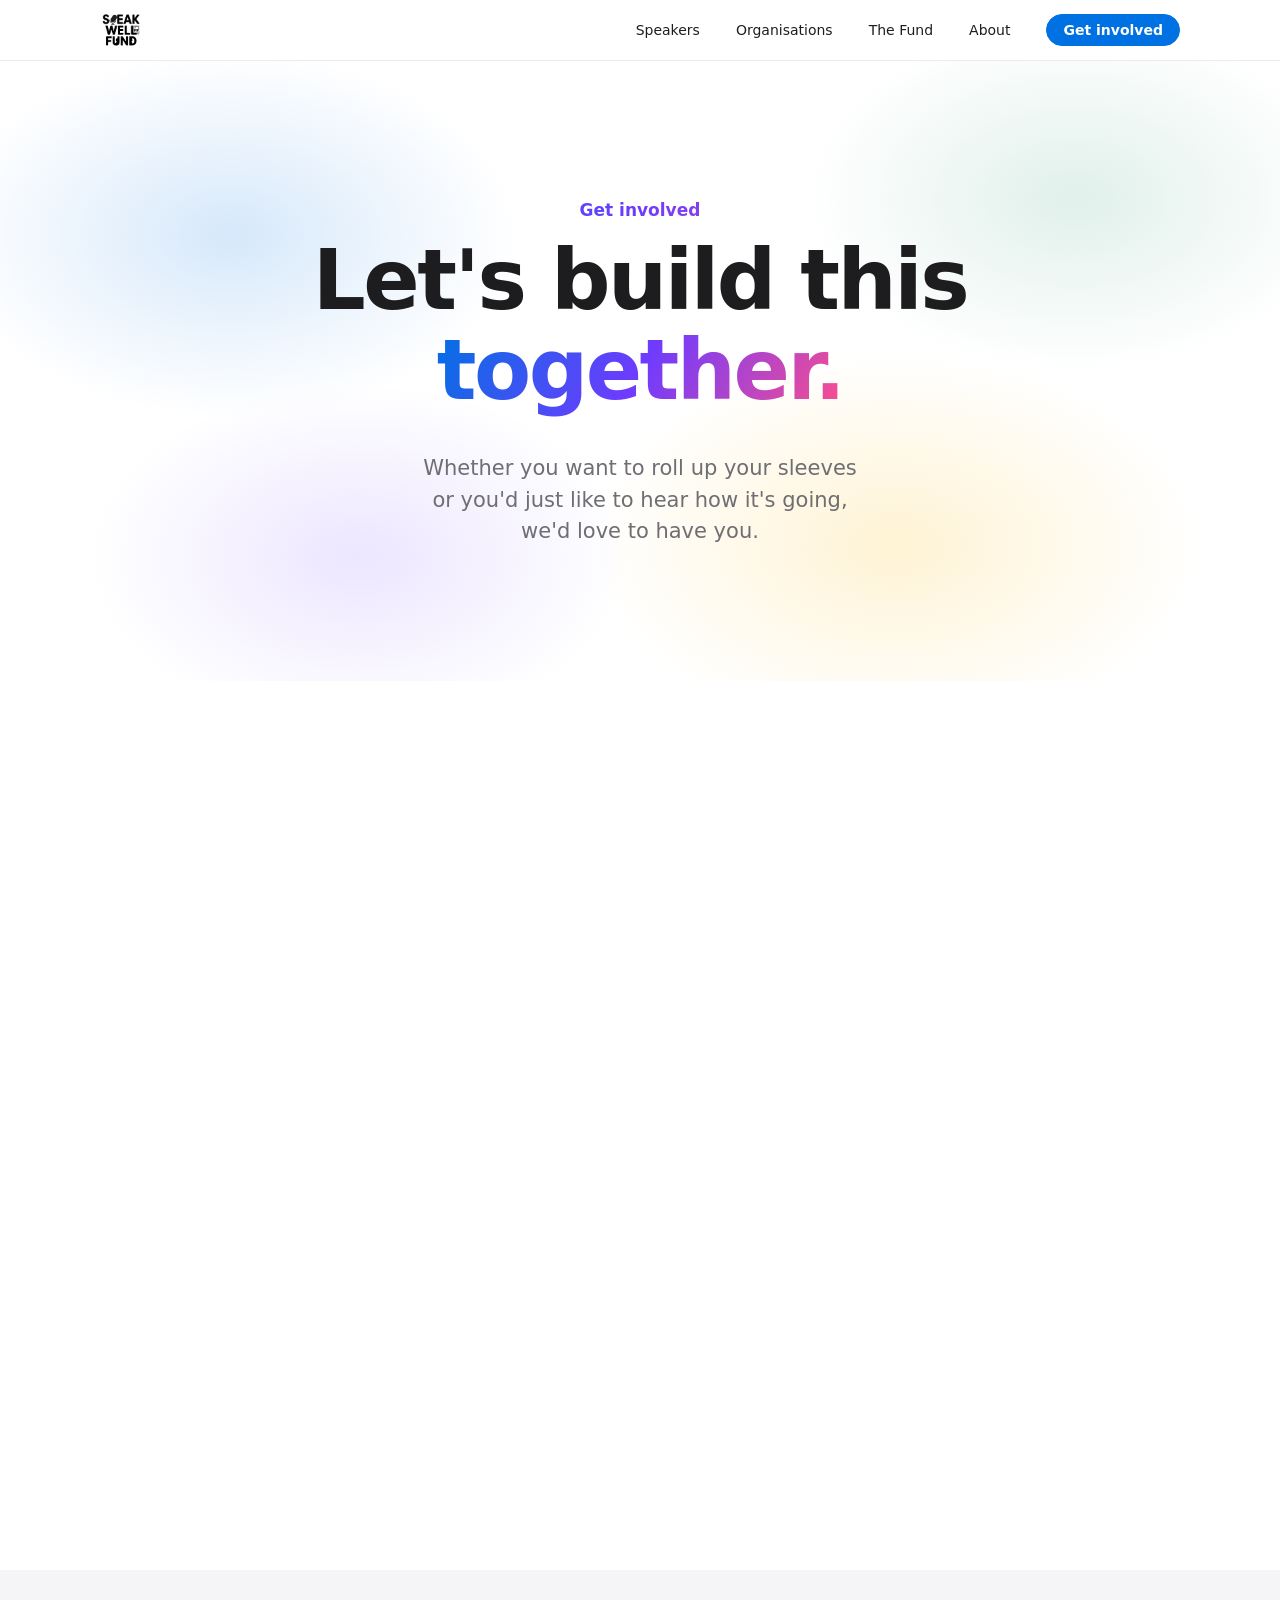
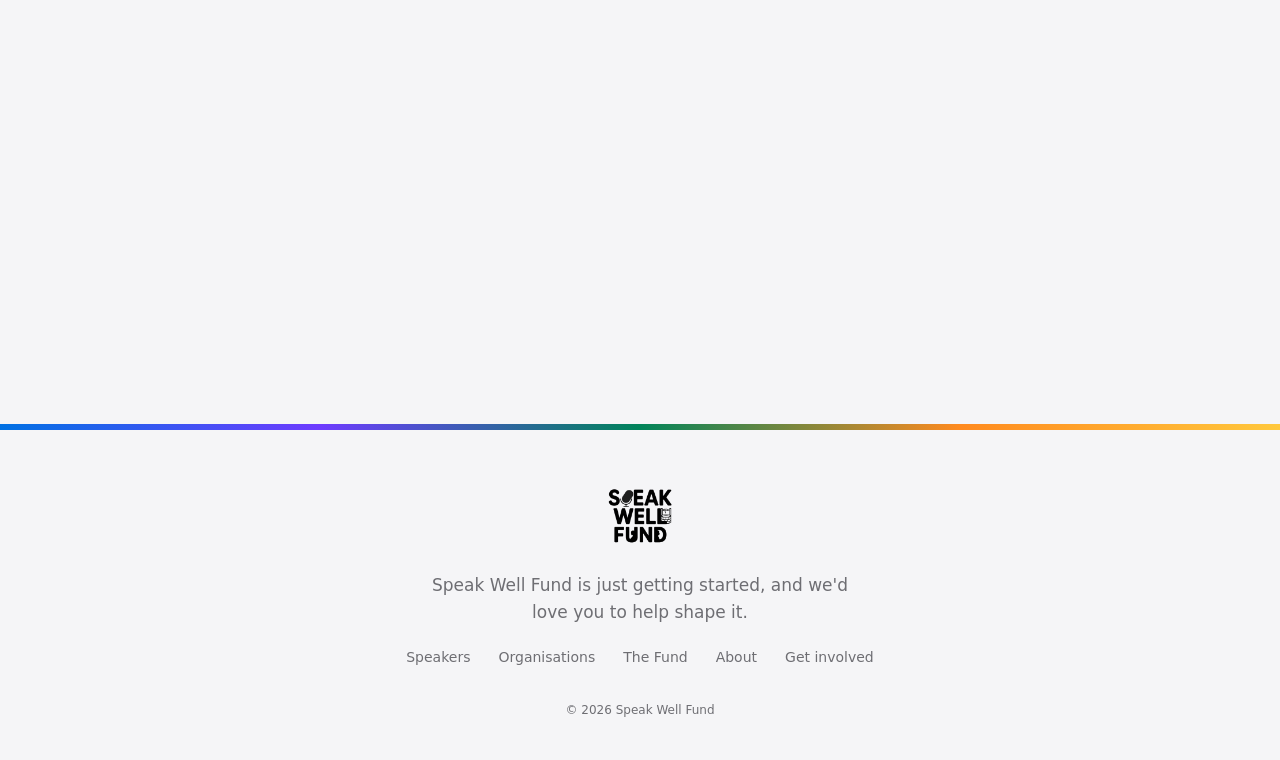
<file: get-involved.html>
<!doctype html>
<html lang="en-AU">
<head>
  <meta charset="utf-8">
  <meta name="viewport" content="width=device-width, initial-scale=1">
  <meta http-equiv="Content-Security-Policy" content="default-src 'self'; script-src 'self'; style-src 'self' https://fonts.googleapis.com; font-src https://fonts.gstatic.com; img-src 'self' data:; connect-src https://formspree.io; form-action https://formspree.io; base-uri 'self'; object-src 'none'; upgrade-insecure-requests">
  <meta name="referrer" content="strict-origin-when-cross-origin">
  <title>Get involved · Speak Well Fund</title>
  <meta name="description" content="Help build a fund that pays speakers, or join the list to hear what happens next.">
  <meta property="og:title" content="Get involved · Speak Well Fund">
  <meta property="og:description" content="Help build a fund that pays speakers, or join the list to hear what happens next.">
  <meta property="og:image" content="https://speakwellfund.com/assets/img/logo.png">
  <meta name="theme-color" content="#FFFFFF">
  <link rel="icon" type="image/png" href="assets/img/logo.png">
  <link rel="preconnect" href="https://fonts.googleapis.com">
  <link rel="preconnect" href="https://fonts.gstatic.com" crossorigin>
  <link href="https://fonts.googleapis.com/css2?family=Poppins:wght@400;500;600;700&display=swap" rel="stylesheet">
  <link rel="stylesheet" href="assets/css/styles.css">
  <script src="assets/js/main.js" defer></script>
</head>
<body>
  <a class="skip-link" href="#main">Skip to content</a>

  <header class="site-header">
    <div class="container header-inner">
      <a class="brand" href="index.html" aria-label="Speak Well Fund home">
        <img src="assets/img/logo.png" alt="" width="42" height="42">
      </a>
      <button class="menu-toggle" type="button" aria-expanded="false" aria-controls="site-nav">
        <span class="menu-bars"></span>
        <span class="sr-only">Menu</span>
      </button>
      <nav id="site-nav" class="site-nav" aria-label="Main">
        <a href="speakers.html">Speakers</a>
        <a href="organisations.html">Organisations</a>
        <a href="fund.html">The Fund</a>
        <a href="about.html">About</a>
        <a class="btn btn-primary btn-small" href="get-involved.html" aria-current="page">Get involved</a>
      </nav>
    </div>
  </header>

  <main id="main">
    <section class="page-hero">
      <div class="container narrow">
        <p class="eyebrow">Get involved</p>
        <h1 class="display-1">Let's build this <span class="gradient-text">together.</span></h1>
        <p class="lede">Whether you want to roll up your sleeves or you'd just like to hear how it's going, we'd love to have you.</p>
      </div>
    </section>

    <section class="section">
      <div class="container">
        <h2 class="display-2 center section-heading">Ways to get involved</h2>
        <ul class="ways">
          <li class="for-speakers"><strong>Join the founding speaker circle</strong><span>Be one of the first voices in the community.</span></li>
          <li class="for-fund"><strong>Help design the perpetual fund</strong><span>Bring your experience in finance, philanthropy, grants, law or events.</span></li>
          <li class="for-organisations"><strong>Help shape the Speak Well Pledge</strong><span>Tell us what good looks like for organisations.</span></li>
          <li class="for-speakers"><strong>Share your story</strong><span>Tell us what being asked to speak for free has looked like for you.</span></li>
          <li><strong>Spread the word</strong><span>Pass this on to someone who'd care about it.</span></li>
        </ul>
      </div>
    </section>

    <section class="section section-grey" id="sign-up">
      <div class="container">
        <div class="form-wrap">
          <form id="signup-form" action="https://formspree.io/f/mqppbkzo" method="post">
            <fieldset class="path-choice">
              <legend>What would you like to do?</legend>
              <div class="path-options">
                <label class="path-option">
                  <input type="radio" name="path" value="build" checked>
                  <span class="path-card">
                    <strong>I want to help build this</strong>
                    <span>Join the founding community and tell us what you could bring.</span>
                  </span>
                </label>
                <label class="path-option">
                  <input type="radio" name="path" value="updates">
                  <span class="path-card">
                    <strong>Just keep me posted</strong>
                    <span>Leave your email and we'll let you know when there's news.</span>
                  </span>
                </label>
              </div>
            </fieldset>

            <div class="field">
              <label for="name">Name</label>
              <input id="name" name="name" type="text" autocomplete="name" required>
            </div>
            <div class="field">
              <label for="email">Email</label>
              <input id="email" name="email" type="email" autocomplete="email" required>
            </div>

            <div data-build-only>
              <div class="field">
                <label for="linkedin">LinkedIn <span class="hint">Optional, so we can get to know you.</span></label>
                <input id="linkedin" name="linkedin" type="text" inputmode="url" autocomplete="url" placeholder="linkedin.com/in/your-name" maxlength="200">
              </div>

              <fieldset>
                <legend>I'm a… <span class="hint">Tick any that fit.</span></legend>
                <div class="chips">
                  <label class="chip chip-speaker"><input type="checkbox" name="role" value="Speaker"><span>Speaker</span></label>
                  <label class="chip chip-organisation"><input type="checkbox" name="role" value="Books or organises speakers"><span>I book or organise speakers</span></label>
                  <label class="chip chip-fund"><input type="checkbox" name="role" value="Has ideas for the fund"><span>I've got ideas for the fund</span></label>
                  <label class="chip"><input type="checkbox" name="role" value="Something else"><span>Something else</span></label>
                </div>
              </fieldset>

              <div class="field">
                <label for="how">How would you like to get involved?</label>
                <textarea id="how" name="how_to_get_involved"></textarea>
              </div>
              <div class="field">
                <label for="bring">What could you bring? <span class="hint">Skills, connections, ideas, time, anything at all.</span></label>
                <textarea id="bring" name="what_you_could_bring"></textarea>
              </div>

              <fieldset>
                <legend>In the last 12 months, how often have you been asked to speak unpaid? <span class="hint">Optional.</span></legend>
                <div class="chips">
                  <label class="chip"><input type="radio" name="asked_to_speak_unpaid" value="Never"><span>Never</span></label>
                  <label class="chip"><input type="radio" name="asked_to_speak_unpaid" value="Once or twice"><span>Once or twice</span></label>
                  <label class="chip"><input type="radio" name="asked_to_speak_unpaid" value="3 to 5 times"><span>3 to 5 times</span></label>
                  <label class="chip"><input type="radio" name="asked_to_speak_unpaid" value="More than 5 times"><span>More than 5 times</span></label>
                </div>
              </fieldset>

              <div class="field">
                <label for="else">Anything else you'd like to tell us?</label>
                <textarea id="else" name="anything_else"></textarea>
              </div>
            </div>

            <input type="hidden" name="_subject" value="New Speak Well Fund sign-up">
            <div class="honeypot" aria-hidden="true">
              <label for="gotcha">Leave this empty</label>
              <input id="gotcha" type="text" name="_gotcha" tabindex="-1" autocomplete="off">
            </div>

            <button class="btn btn-primary" type="submit">Count me in</button>
            <p class="form-note">We'll only use your details to keep in touch about Speak Well Fund, and you can unsubscribe whenever you like.</p>
            <p class="form-error" role="alert" data-form-error hidden>Sorry, something went wrong sending that. Please try again in a moment.</p>
          </form>

          <div class="form-thanks" data-form-thanks tabindex="-1" hidden>
            <p class="eyebrow">Thank you</p>
            <h2 class="display-2" data-thanks-title></h2>
            <p class="body-text" data-thanks-text></p>
          </div>
        </div>
      </div>
    </section>
  </main>

  <footer class="site-footer">
    <div class="container">
      <img class="footer-logo" src="assets/img/logo.png" alt="Speak Well Fund" width="72" height="72">
      <p class="footer-line">Speak Well Fund is just getting started, and we'd love you to help shape it.</p>
      <nav class="footer-links" aria-label="Footer">
        <a href="speakers.html">Speakers</a>
        <a href="organisations.html">Organisations</a>
        <a href="fund.html">The Fund</a>
        <a href="about.html">About</a>
        <a href="get-involved.html">Get involved</a>
      </nav>
      <p class="footer-small">© <span data-year>2026</span> Speak Well Fund</p>
    </div>
  </footer>
</body>
</html>
</file>
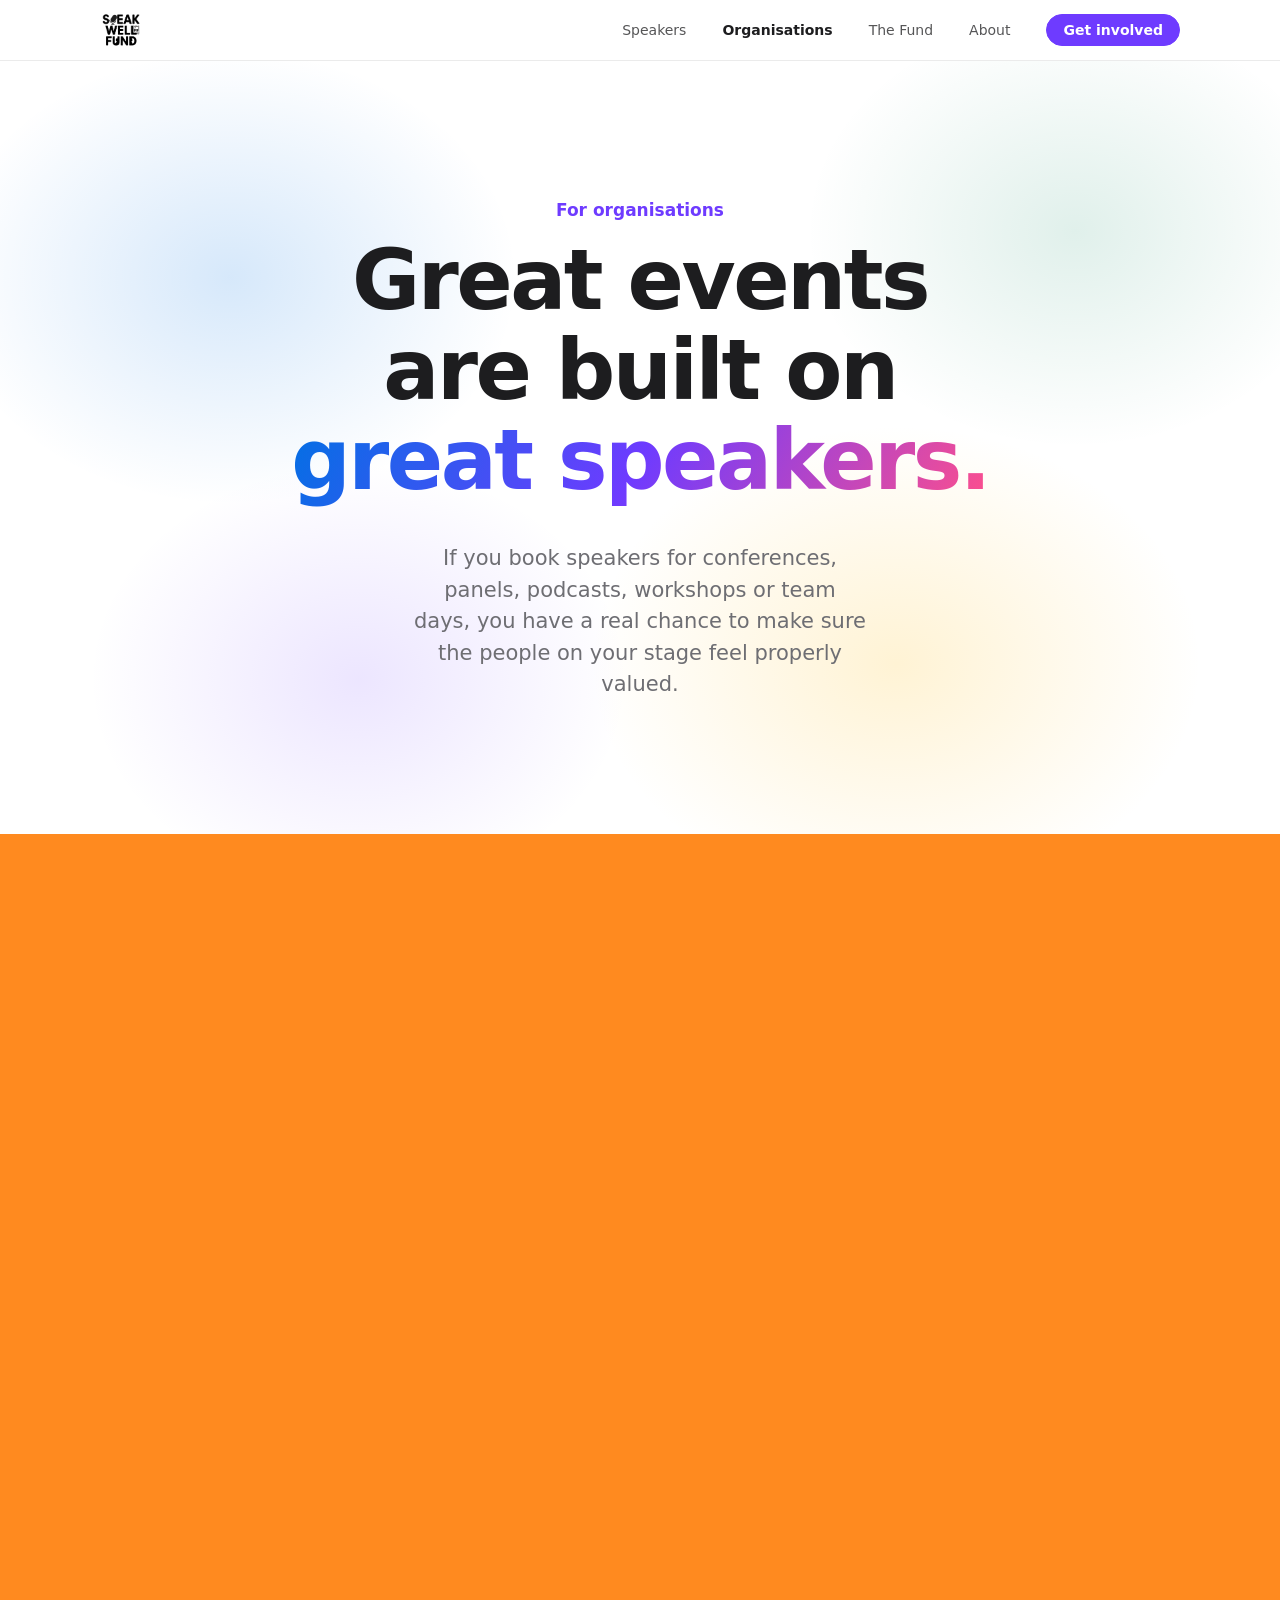
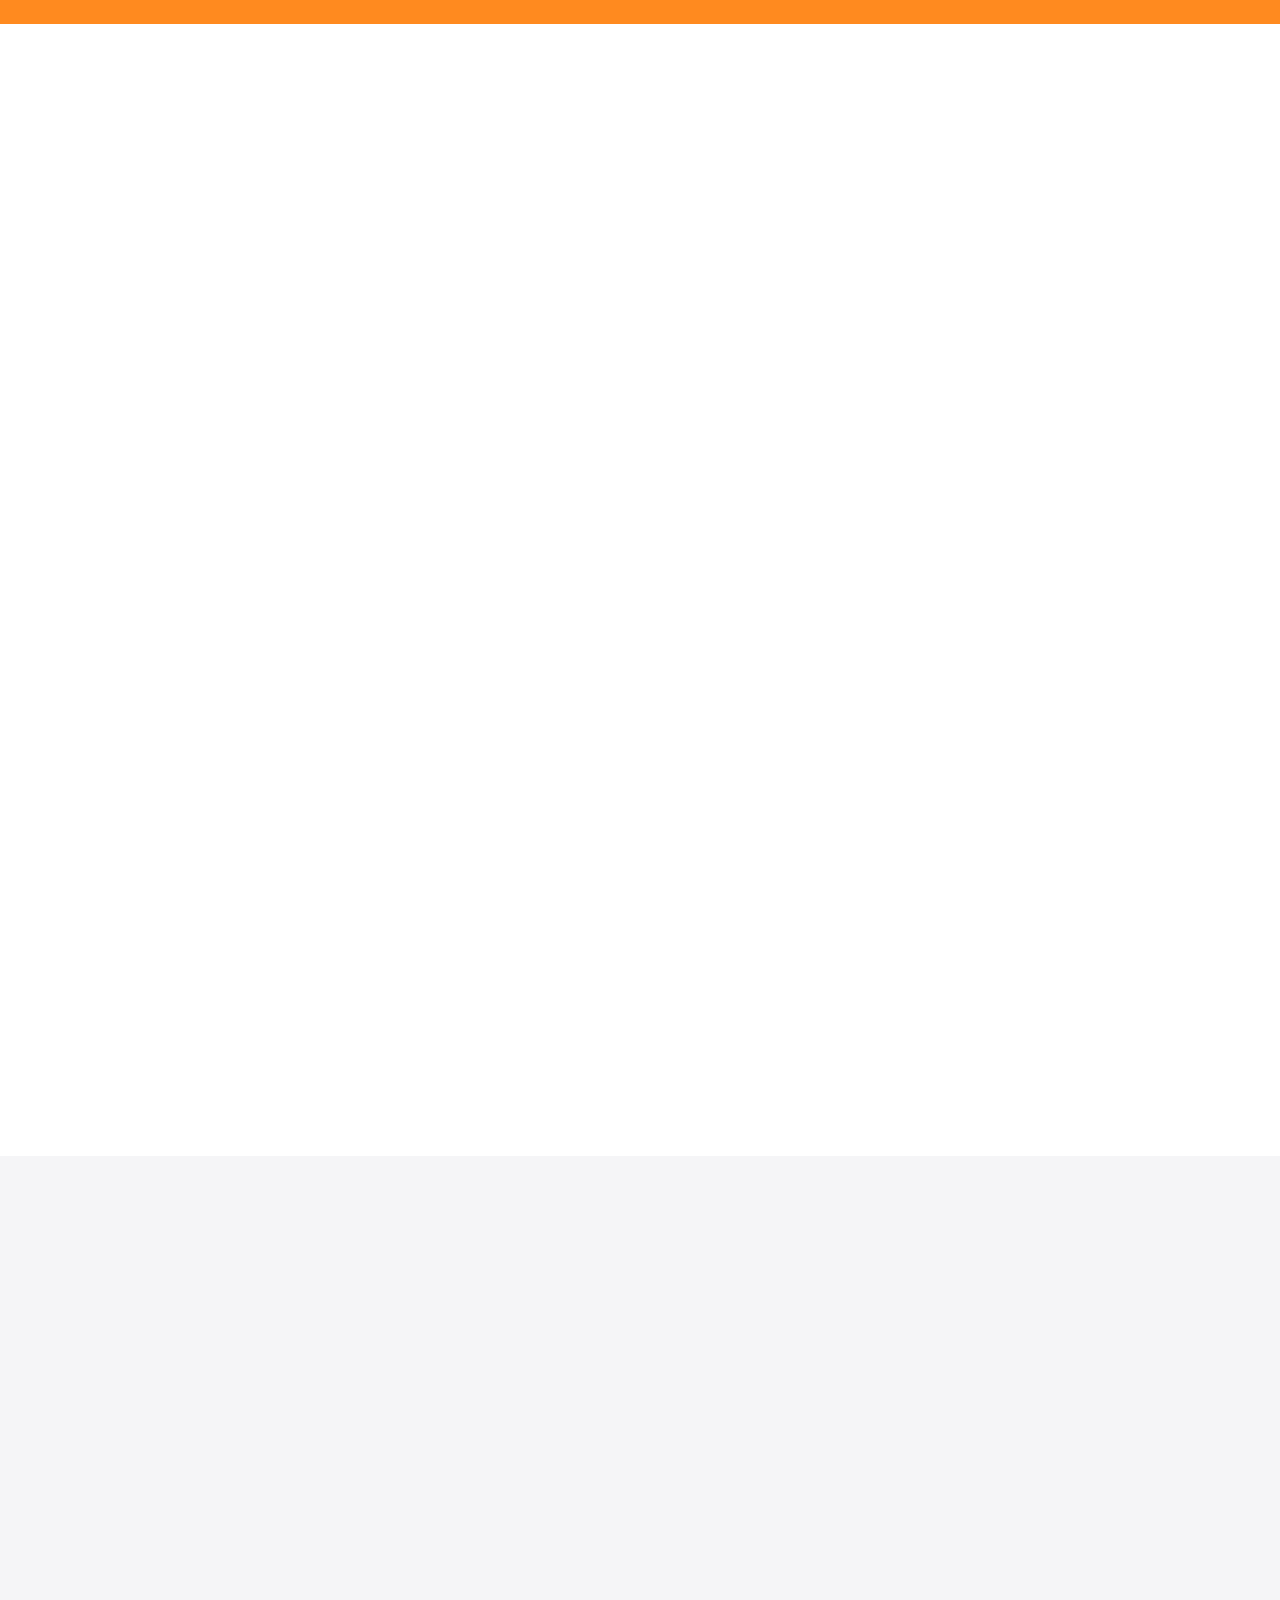
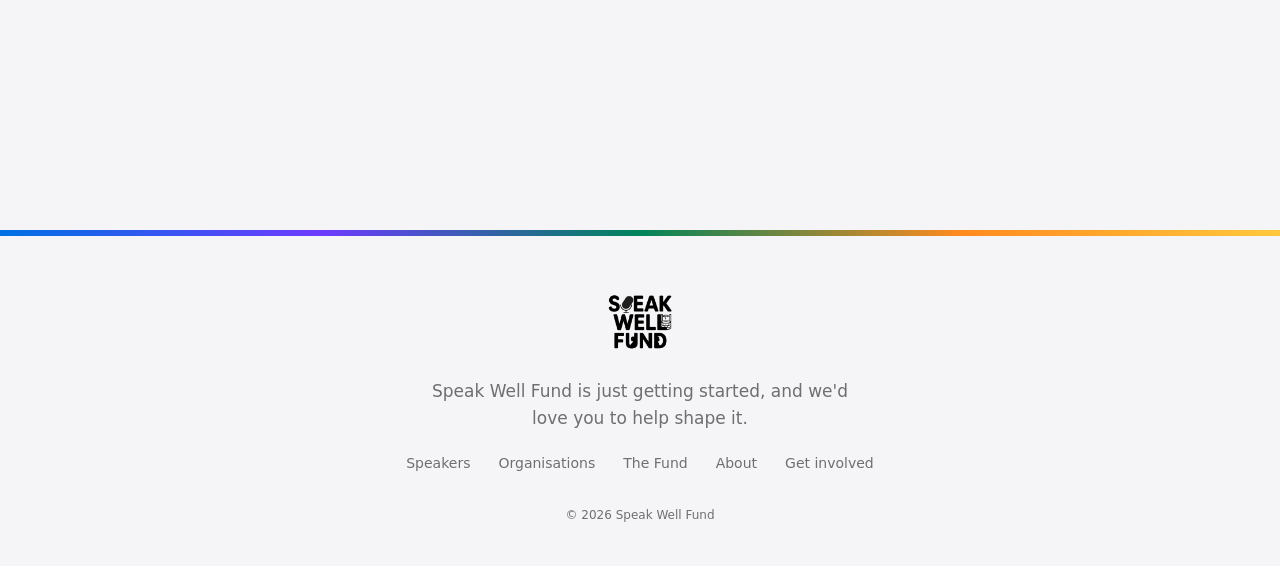
<file: organisations.html>
<!doctype html>
<html lang="en-AU">
<head>
  <meta charset="utf-8">
  <meta name="viewport" content="width=device-width, initial-scale=1">
  <meta http-equiv="Content-Security-Policy" content="default-src 'self'; script-src 'self'; style-src 'self' https://fonts.googleapis.com; font-src https://fonts.gstatic.com; img-src 'self' data:; connect-src https://formspree.io; form-action https://formspree.io; base-uri 'self'; object-src 'none'; upgrade-insecure-requests">
  <meta name="referrer" content="strict-origin-when-cross-origin">
  <title>For organisations · Speak Well Fund</title>
  <meta name="description" content="Practical ways to value the speakers on your stage, and the Speak Well Pledge (coming soon).">
  <meta property="og:title" content="For organisations · Speak Well Fund">
  <meta property="og:description" content="Practical ways to value the speakers on your stage, and the Speak Well Pledge (coming soon).">
  <meta property="og:image" content="https://speakwellfund.com/assets/img/logo.png">
  <meta name="theme-color" content="#FFFFFF">
  <link rel="icon" type="image/png" href="assets/img/logo.png">
  <link rel="preconnect" href="https://fonts.googleapis.com">
  <link rel="preconnect" href="https://fonts.gstatic.com" crossorigin>
  <link href="https://fonts.googleapis.com/css2?family=Poppins:wght@400;500;600;700&display=swap" rel="stylesheet">
  <link rel="stylesheet" href="assets/css/styles.css">
  <script src="assets/js/main.js" defer></script>
</head>
<body class="theme-organisations">
  <a class="skip-link" href="#main">Skip to content</a>

  <header class="site-header">
    <div class="container header-inner">
      <a class="brand" href="index.html" aria-label="Speak Well Fund home">
        <img src="assets/img/logo.png" alt="" width="42" height="42">
      </a>
      <button class="menu-toggle" type="button" aria-expanded="false" aria-controls="site-nav">
        <span class="menu-bars"></span>
        <span class="sr-only">Menu</span>
      </button>
      <nav id="site-nav" class="site-nav" aria-label="Main">
        <a href="speakers.html">Speakers</a>
        <a href="organisations.html" aria-current="page">Organisations</a>
        <a href="fund.html">The Fund</a>
        <a href="about.html">About</a>
        <a class="btn btn-primary btn-small" href="get-involved.html">Get involved</a>
      </nav>
    </div>
  </header>

  <main id="main">
    <section class="page-hero">
      <div class="container narrow">
        <p class="eyebrow">For organisations</p>
        <h1 class="display-1">Great events are built on <span class="gradient-text">great speakers.</span></h1>
        <p class="lede">If you book speakers for conferences, panels, podcasts, workshops or team days, you have a real chance to make sure the people on your stage feel properly valued.</p>
      </div>
    </section>

    <section class="section section-orange center">
      <div class="container">
        <p class="eyebrow">Why it matters</p>
        <h2 class="display-1">Unpaid speaking narrows who gets heard.</h2>
        <p class="body-text">When speaking is unpaid, the people who can say yes are usually the ones whose employer covers their time or who don't need the income. That narrows the voices on your stage, and your audience misses out on the perspectives they came to hear.</p>
      </div>
    </section>

    <section class="section">
      <div class="container narrow">
        <div class="center section-heading">
          <p class="eyebrow">What doing it well looks like</p>
          <h2 class="display-2">A fee matters, and so do the little things.</h2>
          <p class="body-text">Paying a fee is the obvious one and it matters a lot, but valuing a speaker can also mean:</p>
        </div>
        <ul class="checklist">
          <li><span>Covering travel, accommodation and childcare</span></li>
          <li><span>Being upfront about budget in your very first email</span></li>
          <li><span>Paying for preparation time on workshops and custom content</span></li>
          <li><span>Promoting their work, book or business properly, with links and credit</span></li>
          <li><span>Sharing the recording so they can use it to land their next booking</span></li>
        </ul>
        <p class="body-text center">We're developing practical tools and templates to make all of this easier, and we'd love organisers to help us build them.</p>
      </div>
    </section>

    <section class="section section-grey center">
      <div class="container narrow">
        <p class="eyebrow">Coming soon</p>
        <h2 class="display-2">The Speak Well Pledge</h2>
        <p class="body-text">We're shaping a simple public pledge for organisations that commit to valuing their speakers. If you'd like to be one of the first to sign it, or help us write it, let us know.</p>
        <div class="actions">
          <a class="btn btn-primary" href="get-involved.html">Get involved as an organisation</a>
        </div>
      </div>
    </section>
  </main>

  <footer class="site-footer">
    <div class="container">
      <img class="footer-logo" src="assets/img/logo.png" alt="Speak Well Fund" width="72" height="72">
      <p class="footer-line">Speak Well Fund is just getting started, and we'd love you to help shape it.</p>
      <nav class="footer-links" aria-label="Footer">
        <a href="speakers.html">Speakers</a>
        <a href="organisations.html">Organisations</a>
        <a href="fund.html">The Fund</a>
        <a href="about.html">About</a>
        <a href="get-involved.html">Get involved</a>
      </nav>
      <p class="footer-small">© <span data-year>2026</span> Speak Well Fund</p>
    </div>
  </footer>
</body>
</html>
</file>
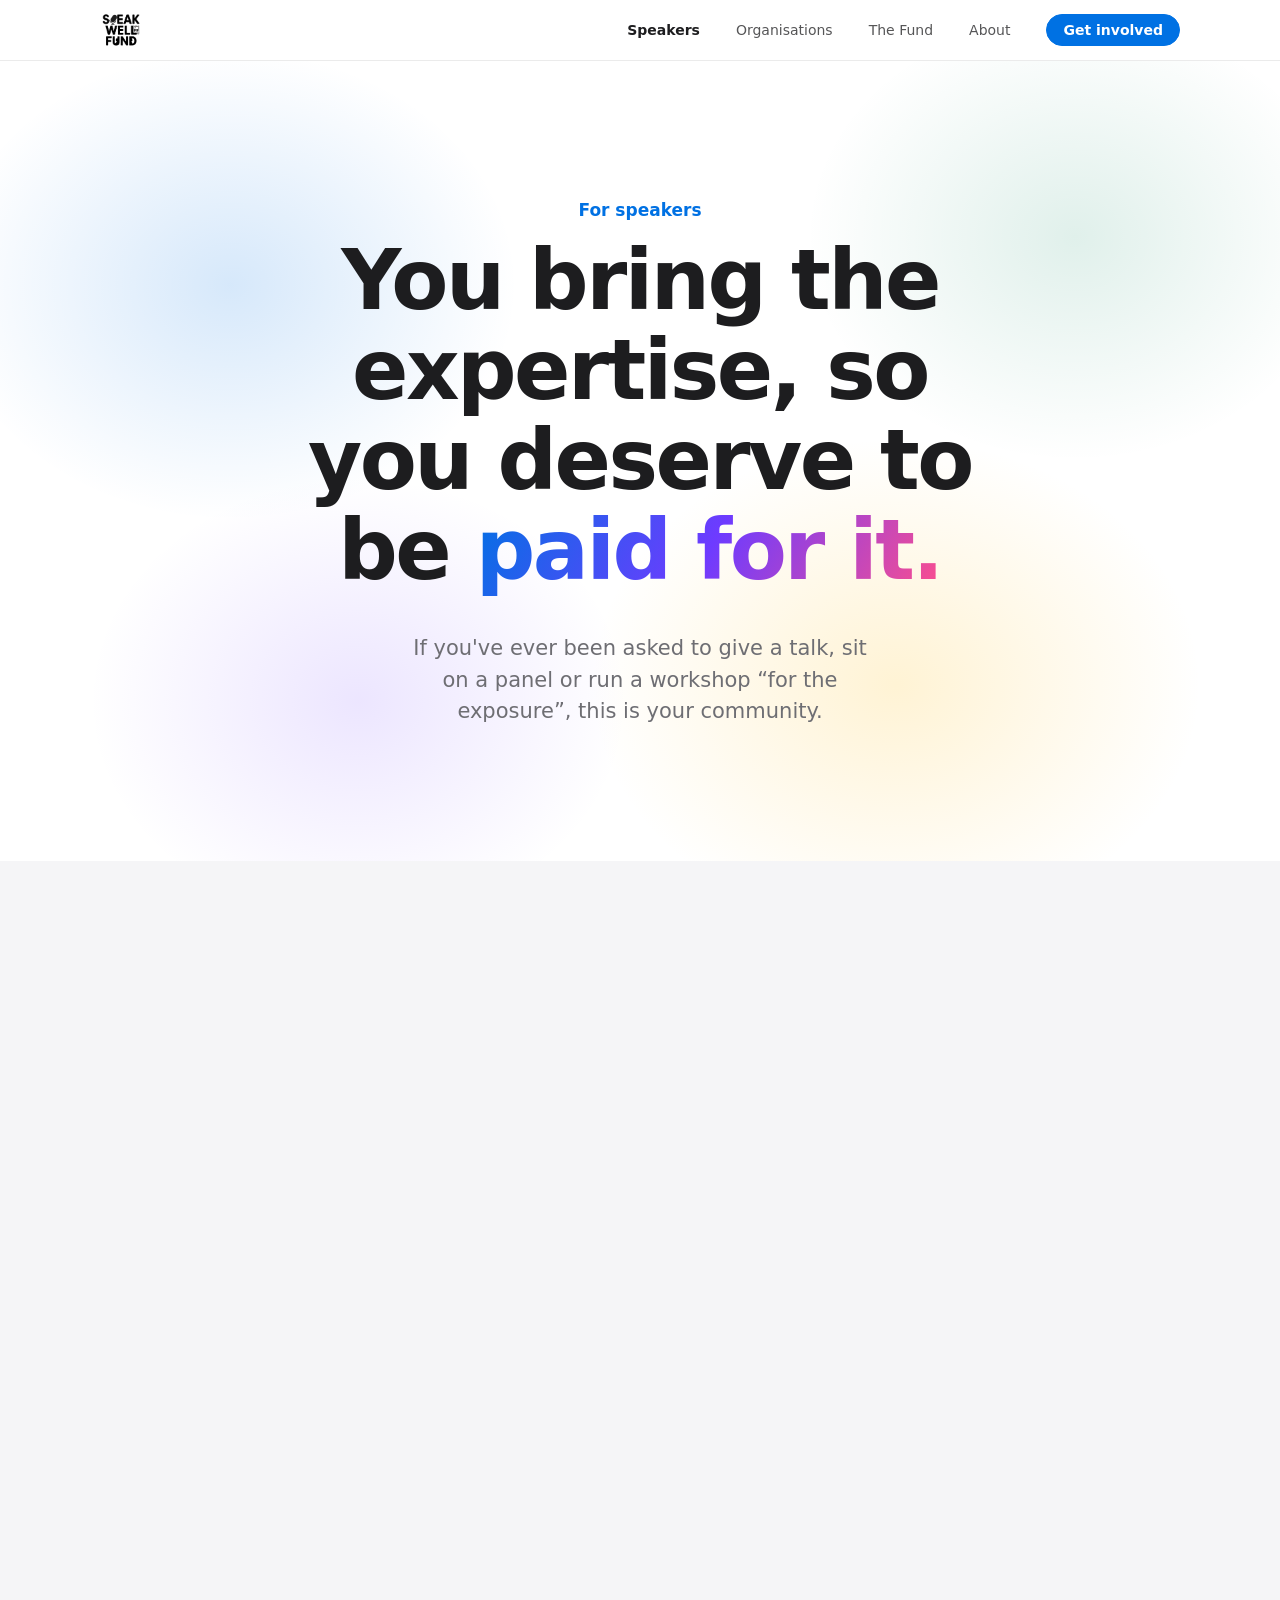
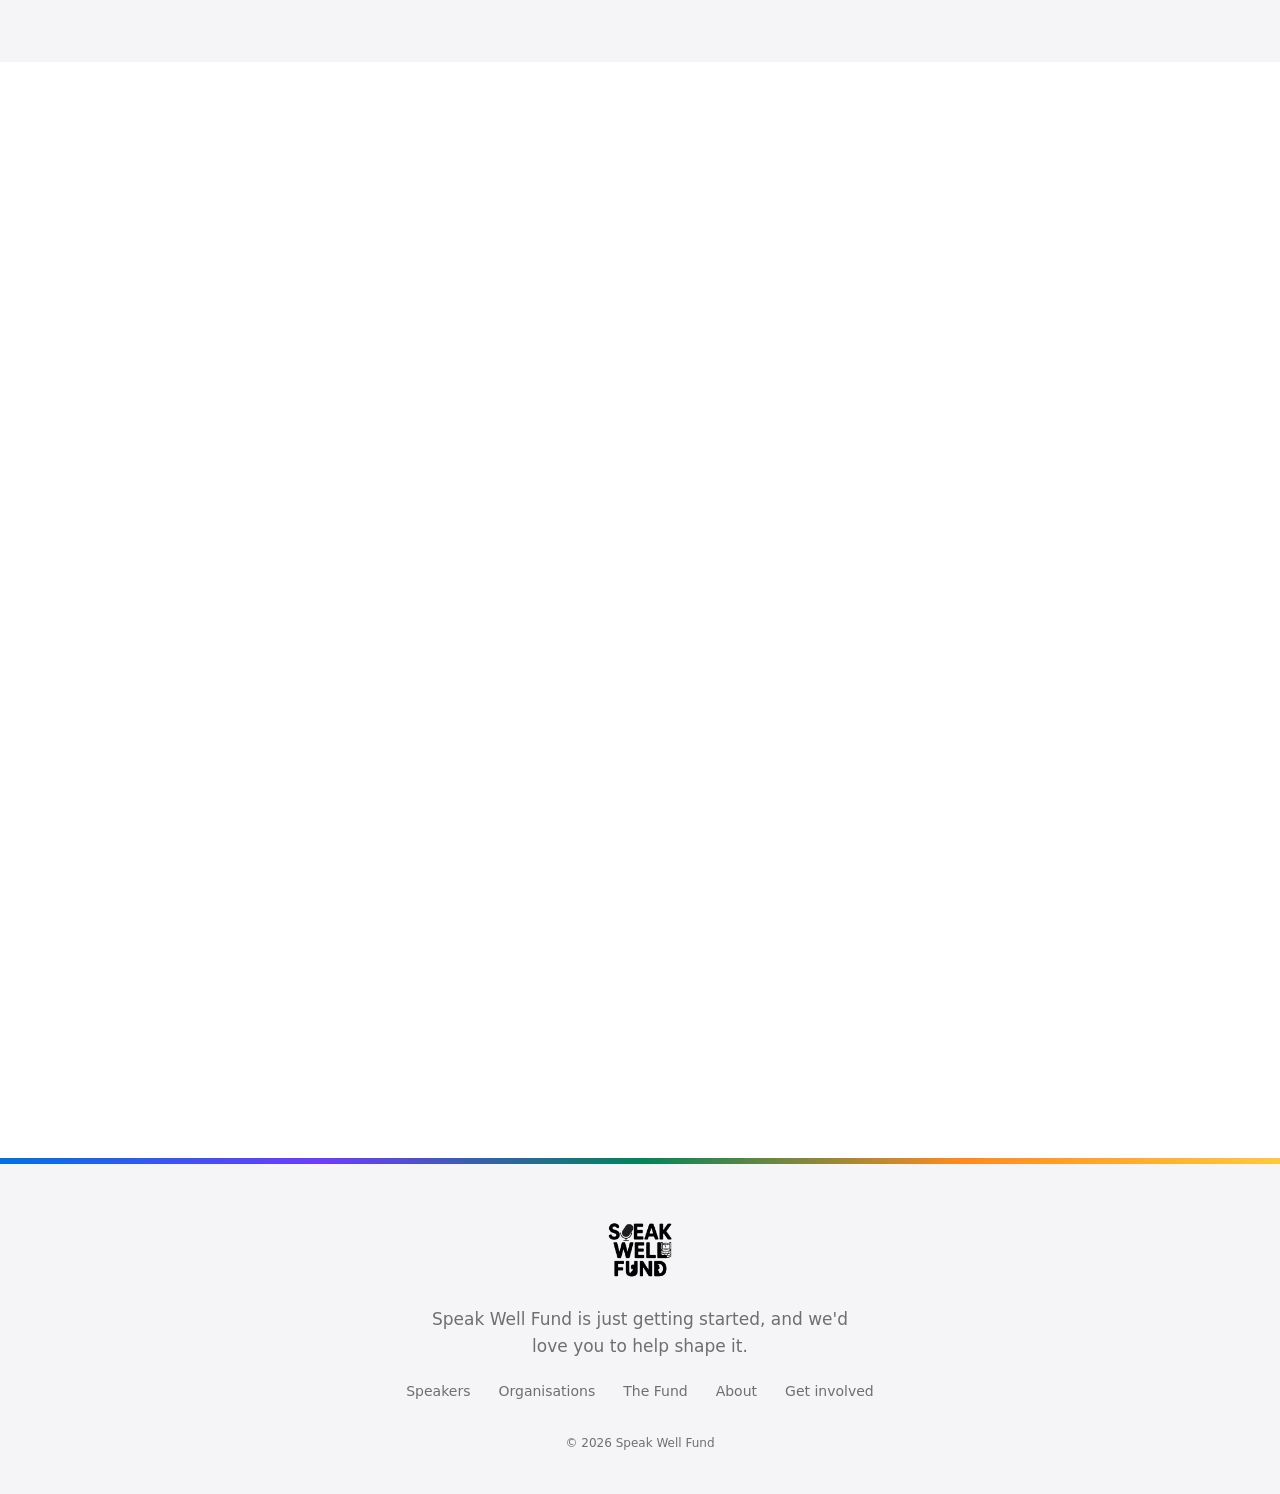
<file: speakers.html>
<!doctype html>
<html lang="en-AU">
<head>
  <meta charset="utf-8">
  <meta name="viewport" content="width=device-width, initial-scale=1">
  <meta http-equiv="Content-Security-Policy" content="default-src 'self'; script-src 'self'; style-src 'self' https://fonts.googleapis.com; font-src https://fonts.gstatic.com; img-src 'self' data:; connect-src https://formspree.io; form-action https://formspree.io; base-uri 'self'; object-src 'none'; upgrade-insecure-requests">
  <meta name="referrer" content="strict-origin-when-cross-origin">
  <title>For speakers · Speak Well Fund</title>
  <meta name="description" content="Been asked to speak for exposure? Join the founding speaker circle and help shape what comes next.">
  <meta property="og:title" content="For speakers · Speak Well Fund">
  <meta property="og:description" content="Been asked to speak for exposure? Join the founding speaker circle and help shape what comes next.">
  <meta property="og:image" content="https://speakwellfund.com/assets/img/logo.png">
  <meta name="theme-color" content="#FFFFFF">
  <link rel="icon" type="image/png" href="assets/img/logo.png">
  <link rel="preconnect" href="https://fonts.googleapis.com">
  <link rel="preconnect" href="https://fonts.gstatic.com" crossorigin>
  <link href="https://fonts.googleapis.com/css2?family=Poppins:wght@400;500;600;700&display=swap" rel="stylesheet">
  <link rel="stylesheet" href="assets/css/styles.css">
  <script src="assets/js/main.js" defer></script>
</head>
<body class="theme-speakers">
  <a class="skip-link" href="#main">Skip to content</a>

  <header class="site-header">
    <div class="container header-inner">
      <a class="brand" href="index.html" aria-label="Speak Well Fund home">
        <img src="assets/img/logo.png" alt="" width="42" height="42">
      </a>
      <button class="menu-toggle" type="button" aria-expanded="false" aria-controls="site-nav">
        <span class="menu-bars"></span>
        <span class="sr-only">Menu</span>
      </button>
      <nav id="site-nav" class="site-nav" aria-label="Main">
        <a href="speakers.html" aria-current="page">Speakers</a>
        <a href="organisations.html">Organisations</a>
        <a href="fund.html">The Fund</a>
        <a href="about.html">About</a>
        <a class="btn btn-primary btn-small" href="get-involved.html">Get involved</a>
      </nav>
    </div>
  </header>

  <main id="main">
    <section class="page-hero">
      <div class="container narrow">
        <p class="eyebrow">For speakers</p>
        <h1 class="display-1">You bring the expertise, so you deserve to be <span class="gradient-text">paid for it.</span></h1>
        <p class="lede">If you've ever been asked to give a talk, sit on a panel or run a workshop “for the exposure”, this is your community.</p>
      </div>
    </section>

    <section class="section section-grey">
      <div class="container">
        <h2 class="display-2 center section-heading">Sound familiar?</h2>
        <div class="bubbles">
          <p class="bubble">You were invited to give a keynote, and the budget was a lanyard and a sandwich.</p>
          <p class="bubble">You spent two weeks preparing a talk, and the thank-you was a tag on LinkedIn.</p>
          <p class="bubble">You were the only person on the panel who wasn't being paid by their employer to be there.</p>
          <p class="bubble">You said yes for free because you worried that saying no meant you'd never be asked again.</p>
        </div>
        <p class="body-text center">You're definitely not the only one, and it's a big part of why Speak Well Fund exists.</p>
      </div>
    </section>

    <section class="section">
      <div class="container narrow">
        <div class="center section-heading">
          <p class="eyebrow">What we're building with you</p>
          <h2 class="display-2">Founding speakers get to shape this.</h2>
          <p class="body-text">We want to build a community of speakers who back each other, and a perpetual fund that makes sure speakers from underrepresented communities are paid properly. Because we're at the start, the first speakers who join will help decide what this becomes, from how the fund works to what support speakers actually need.</p>
        </div>

        <h3>How you can help right now</h3>
        <ol class="steps">
          <li><span>Join the founding speaker circle and help shape this from day one.</span></li>
          <li><span>Tell us about the times you've been asked to speak for free, so we can show how common it really is.</span></li>
          <li><span>Pass this on to other speakers who'd want to be part of it.</span></li>
        </ol>
        <div class="center">
          <a class="btn btn-primary" href="get-involved.html">Join as a speaker</a>
        </div>
      </div>
    </section>
  </main>

  <footer class="site-footer">
    <div class="container">
      <img class="footer-logo" src="assets/img/logo.png" alt="Speak Well Fund" width="72" height="72">
      <p class="footer-line">Speak Well Fund is just getting started, and we'd love you to help shape it.</p>
      <nav class="footer-links" aria-label="Footer">
        <a href="speakers.html">Speakers</a>
        <a href="organisations.html">Organisations</a>
        <a href="fund.html">The Fund</a>
        <a href="about.html">About</a>
        <a href="get-involved.html">Get involved</a>
      </nav>
      <p class="footer-small">© <span data-year>2026</span> Speak Well Fund</p>
    </div>
  </footer>
</body>
</html>
</file>
<file: assets/css/styles.css>
/* Speak Well Fund
   White space and big Poppins type, with bold blocks of colour for energy.
   Every colour and size lives in :root so it's easy to change. */

:root {
  --text: #1d1d1f;
  --grey: #6e6e73;
  --white: #ffffff;
  --light: #f5f5f7;
  --line: #d2d2d7;

  /* Each stakeholder has a colour: speakers blue, organisations purple, fund builders green.
     Orange and yellow are only for section backgrounds. White text on blue, purple and green;
     dark text on orange and yellow. */
  --blue: #0071e3;
  --purple: #6e3bff;
  --green: #00845a;
  --orange: #ff8a1f;
  --yellow: #ffc83d;

  /* The page's stakeholder colour. Pages that aren't about one stakeholder use blue. */
  --theme: var(--blue);

  /* The rainbow on headline words like "paid for it." Pink appears only here. */
  --gradient: linear-gradient(120deg, var(--blue), var(--purple) 50%, #ff4f8b);
  --gradient-panel: linear-gradient(135deg, var(--blue), var(--purple));

  /* Cards, bubbles and list items use --surface, which flips to white inside grey sections. */
  --surface: var(--light);

  --font: "Poppins", system-ui, sans-serif;
  --radius-button: 980px;
  --radius-card: 28px;
  --radius-field: 12px;

  --ease: cubic-bezier(0.4, 0, 0.6, 1);
  --fast: 240ms;
  --slow: 500ms;

  --container: 1080px;
  --narrow: 720px;
  --space-section: clamp(5.5rem, 12vw, 10rem);
}

/* Base */

*,
*::before,
*::after {
  box-sizing: border-box;
}

body {
  margin: 0;
  font-family: var(--font);
  font-size: 17px;
  line-height: 1.6;
  color: var(--text);
  background: var(--white);
  -webkit-font-smoothing: antialiased;
}

img {
  display: block;
  max-width: 100%;
  height: auto;
}

a {
  color: var(--blue);
  text-decoration: none;
}

a:hover {
  text-decoration: underline;
}

p {
  margin: 0 0 1em;
}

h1,
h2,
h3 {
  margin: 0 0 0.45em;
  font-weight: 700;
  line-height: 1.08;
  letter-spacing: -0.03em;
}

h3 {
  font-size: 1.5rem;
  font-weight: 600;
  line-height: 1.2;
  letter-spacing: -0.02em;
}

strong {
  font-weight: 600;
}

[hidden] {
  display: none !important;
}

:focus-visible {
  outline: 3px solid var(--blue);
  outline-offset: 3px;
  border-radius: 6px;
}

.sr-only {
  position: absolute;
  width: 1px;
  height: 1px;
  overflow: hidden;
  clip: rect(0 0 0 0);
  white-space: nowrap;
}

.skip-link {
  position: absolute;
  top: -100px;
  left: 1rem;
  z-index: 100;
  padding: 0.75rem 1rem;
  color: var(--white);
  background: var(--text);
  border-radius: 0 0 12px 12px;
}

.skip-link:focus {
  top: 0;
}

@keyframes fade-up {
  from {
    opacity: 0;
    transform: translateY(20px);
  }
  to {
    opacity: 1;
    transform: none;
  }
}

/* Scroll reveal: main.js adds .reveal to blocks, then .is-visible as they scroll into view. */
.js-reveal .reveal {
  opacity: 0;
  transform: translateY(28px);
  transition: opacity var(--slow) var(--ease), transform var(--slow) var(--ease);
}

.js-reveal .reveal.is-visible {
  opacity: 1;
  transform: none;
}

/* Layout */

.container {
  width: min(var(--container), 100% - 2.5rem);
  margin-inline: auto;
}

.container.narrow {
  width: min(var(--narrow), 100% - 2.5rem);
}

.section {
  padding: var(--space-section) 0;
}

.section-grey {
  --surface: var(--white);
  background: var(--light);
}

.section-yellow {
  background: var(--yellow);
}

.section-orange {
  background: var(--orange);
}

.theme-speakers {
  --theme: var(--blue);
}

.theme-organisations {
  --theme: var(--purple);
}

.theme-fund {
  --theme: var(--green);
}

.section-gradient {
  color: var(--white);
  background: var(--gradient-panel);
}

.center {
  text-align: center;
}

/* Type */

.display-1 {
  font-size: clamp(2.5rem, 6.5vw, 5.25rem);
}

.display-2 {
  font-size: clamp(2.125rem, 5vw, 3.75rem);
}

.gradient-text {
  color: var(--purple);
  background: var(--gradient);
  -webkit-background-clip: text;
  background-clip: text;
  -webkit-text-fill-color: transparent;
  -webkit-box-decoration-break: clone;
  box-decoration-break: clone;
}

.theme-text {
  color: var(--theme);
}

/* Eyebrows use the three-colour gradient, or the stakeholder colour on that stakeholder's page. */
.eyebrow {
  display: block;
  margin-bottom: 0.75rem;
  font-weight: 600;
  color: var(--purple);
  background: var(--gradient);
  -webkit-background-clip: text;
  background-clip: text;
  -webkit-text-fill-color: transparent;
}

.theme-speakers .eyebrow,
.theme-organisations .eyebrow,
.theme-fund .eyebrow {
  color: var(--theme);
  background: none;
  -webkit-text-fill-color: currentColor;
}

.section-yellow .eyebrow,
.section-orange .eyebrow,
.section-gradient .eyebrow {
  color: inherit;
  background: none;
  -webkit-text-fill-color: currentColor;
}

.lede {
  max-width: 34ch;
  margin-inline: auto;
  font-size: clamp(1.1875rem, 2vw, 1.3125rem);
  line-height: 1.5;
  color: var(--grey);
}

.body-text {
  font-size: 1.125rem;
  line-height: 1.65;
  color: var(--grey);
}

.center .body-text {
  max-width: 640px;
  margin-inline: auto;
}

.section-yellow .body-text,
.section-orange .body-text {
  color: var(--text);
}

.section-gradient .lede,
.section-gradient .body-text {
  color: var(--white);
}

/* Buttons and links */

.btn {
  display: inline-flex;
  align-items: center;
  justify-content: center;
  padding: 14px 28px;
  font: inherit;
  font-size: 1rem;
  font-weight: 600;
  line-height: 1;
  text-decoration: none;
  color: var(--blue);
  background: transparent;
  border: 1.5px solid currentColor;
  border-radius: var(--radius-button);
  cursor: pointer;
  transition: background-color var(--fast) var(--ease), color var(--fast) var(--ease), transform var(--fast) var(--ease), opacity var(--fast) var(--ease);
}

.btn:hover {
  text-decoration: none;
  transform: translateY(-2px);
}

.btn-primary {
  color: var(--white);
  background: var(--theme);
  border-color: var(--theme);
}

.btn-primary:hover {
  opacity: 0.9;
}

.btn-secondary:hover {
  color: var(--white);
  background: var(--blue);
  border-color: var(--blue);
}

.btn-light {
  color: var(--purple);
  background: var(--white);
  border-color: var(--white);
}

.btn-outline-white {
  color: var(--white);
}

.btn-outline-white:hover {
  color: var(--purple);
  background: var(--white);
  border-color: var(--white);
}

.btn-small {
  padding: 8px 16px;
  font-size: 0.875rem;
}

.btn:disabled {
  opacity: 0.5;
  cursor: wait;
  transform: none;
}

.actions {
  display: flex;
  flex-wrap: wrap;
  justify-content: center;
  gap: 1rem;
  margin-top: 2.25rem;
}

.text-link {
  font-weight: 600;
}

/* Header */

.site-header {
  position: sticky;
  top: 0;
  z-index: 50;
  background: rgba(255, 255, 255, 0.82);
  -webkit-backdrop-filter: saturate(180%) blur(20px);
  backdrop-filter: saturate(180%) blur(20px);
  border-bottom: 1px solid rgba(0, 0, 0, 0.08);
}

.header-inner {
  display: flex;
  align-items: center;
  justify-content: space-between;
  height: 60px;
}

.brand img {
  width: 42px;
  height: 42px;
}

.site-nav {
  display: flex;
  align-items: center;
  gap: 2.25rem;
}

.site-nav a:not(.btn) {
  font-size: 0.875rem;
  font-weight: 500;
  color: var(--text);
  opacity: 0.75;
  transition: opacity var(--fast) var(--ease);
}

.site-nav a:not(.btn):hover,
.site-nav a[aria-current="page"] {
  text-decoration: none;
  opacity: 1;
}

.site-nav a[aria-current="page"] {
  font-weight: 600;
}

.menu-toggle {
  display: none;
  align-items: center;
  justify-content: center;
  width: 44px;
  height: 44px;
  padding: 0;
  background: none;
  border: 0;
  cursor: pointer;
}

.menu-bars,
.menu-bars::before,
.menu-bars::after {
  display: block;
  width: 20px;
  height: 2px;
  background: var(--text);
  border-radius: 2px;
}

.menu-bars {
  position: relative;
}

.menu-bars::before,
.menu-bars::after {
  content: "";
  position: absolute;
  left: 0;
}

.menu-bars::before {
  top: -6px;
}

.menu-bars::after {
  top: 6px;
}

@media (max-width: 760px) {
  .menu-toggle {
    display: inline-flex;
  }

  .site-nav {
    position: absolute;
    top: 60px;
    left: 0;
    right: 0;
    flex-direction: column;
    align-items: stretch;
    gap: 0;
    padding: 0.5rem 1.25rem 1.5rem;
    background: var(--white);
    border-bottom: 1px solid var(--line);
    opacity: 0;
    visibility: hidden;
    transform: translateY(-8px);
    transition: opacity var(--slow) var(--ease), transform var(--slow) var(--ease), visibility 0s linear var(--slow);
  }

  .site-nav.is-open {
    opacity: 1;
    visibility: visible;
    transform: none;
    transition: opacity var(--slow) var(--ease), transform var(--slow) var(--ease);
  }

  .site-nav a:not(.btn) {
    padding: 1rem 0;
    font-size: 1.0625rem;
    opacity: 1;
    border-bottom: 1px solid var(--line);
  }

  .site-nav .btn {
    margin-top: 1.25rem;
    padding: 14px 24px;
    font-size: 1rem;
  }
}

/* Heroes */

.hero,
.page-hero {
  position: relative;
  isolation: isolate;
  overflow: hidden;
  text-align: center;
}

/* A soft wash of the brand colours behind the hero text. */
.hero::before,
.page-hero::before {
  content: "";
  position: absolute;
  inset: 0;
  z-index: -1;
  background:
    radial-gradient(32% 42% at 18% 28%, rgba(0, 113, 227, 0.16), transparent 70%),
    radial-gradient(30% 40% at 84% 22%, rgba(0, 132, 90, 0.12), transparent 70%),
    radial-gradient(34% 44% at 70% 78%, rgba(255, 200, 61, 0.22), transparent 70%),
    radial-gradient(30% 40% at 28% 80%, rgba(110, 59, 255, 0.13), transparent 70%);
}

.hero {
  padding: clamp(3.5rem, 8vw, 6rem) 0 var(--space-section);
}

.page-hero {
  padding: clamp(5rem, 11vw, 8.5rem) 0 clamp(4rem, 9vw, 7rem);
}

.hero .container > *,
.page-hero .container > * {
  animation: fade-up var(--slow) var(--ease) both;
}

.hero .container > :nth-child(2),
.page-hero .container > :nth-child(2) {
  animation-delay: 120ms;
}

.hero .container > :nth-child(3),
.page-hero .container > :nth-child(3) {
  animation-delay: 240ms;
}

.hero .container > :nth-child(4),
.page-hero .container > :nth-child(4) {
  animation-delay: 360ms;
}

.hero-logo {
  width: clamp(170px, 24vw, 240px);
  margin: 0 auto 2.5rem;
}

.hero-title span {
  display: block;
}

.page-hero .body-text {
  max-width: 600px;
  margin: 1.5rem auto 0;
}

/* Cards */

.section-heading {
  margin-bottom: clamp(2.5rem, 5vw, 4rem);
}

.card-grid {
  display: grid;
  gap: 1.25rem;
}

/* From tablet width up, every card sits side by side. */
@media (min-width: 700px) {
  .card-grid {
    grid-auto-columns: 1fr;
    grid-auto-flow: column;
  }
}

/* On phones, a card row becomes a swipeable strip instead of a stack. */
@media (max-width: 699px) {
  .card-row {
    display: flex;
    gap: 1rem;
    margin-inline: -1.25rem;
    padding: 0 1.25rem 0.5rem;
    overflow-x: auto;
    scroll-snap-type: x mandatory;
    scroll-padding-inline: 1.25rem;
    scrollbar-width: none;
  }

  .card-row::-webkit-scrollbar {
    display: none;
  }

  .card-row > * {
    flex: 0 0 82%;
    scroll-snap-align: start;
  }
}

.card {
  display: flex;
  flex-direction: column;
  min-height: 300px;
  padding: 2.25rem 2rem;
  background: var(--surface);
  border-radius: var(--radius-card);
  transition: transform var(--fast) var(--ease);
}

.card p {
  flex: 1;
  color: var(--grey);
}

.card .eyebrow {
  flex: none;
  margin-bottom: 0.5rem;
}

.card-blue,
.card-purple,
.card-green {
  color: var(--white);
}

.card-blue {
  background: var(--blue);
}

.card-purple {
  background: var(--purple);
}

.card-green {
  background: var(--green);
}

.card-blue p,
.card-purple p,
.card-green p,
.card-blue .text-link,
.card-purple .text-link,
.card-green .text-link {
  color: inherit;
}

.card-row .card:hover {
  transform: translateY(-4px);
}

/* People on the About page: Julie's photo, then silhouettes for the seats still open,
   each in its stakeholder colour. */

.people {
  display: grid;
  grid-template-columns: repeat(2, 1fr);
  gap: 1rem;
}

@media (min-width: 900px) {
  .people {
    grid-template-columns: repeat(4, 1fr);
    gap: 1.25rem;
  }
}

.person {
  display: flex;
  flex-direction: column;
  overflow: hidden;
  background: var(--surface);
  border-radius: var(--radius-card);
}

.person-speaker {
  --theme: var(--blue);
}

.person-organisation {
  --theme: var(--purple);
}

.person-fund {
  --theme: var(--green);
}

.person-photo {
  display: flex;
  align-items: flex-end;
  justify-content: center;
  aspect-ratio: 3 / 4;
  background: #e3e2e7;
}

.person-photo img {
  width: 100%;
  height: 100%;
  object-fit: cover;
  object-position: 56% 40%;
}

.person-open {
  --tint: var(--light);
  --tint: color-mix(in srgb, var(--theme) 14%, var(--white));
}

.person-open .person-photo {
  background: var(--tint);
}

.person-open svg {
  width: 88%;
  fill: var(--theme);
}

.person-open svg .hoop {
  fill: none;
  stroke: var(--theme);
  stroke-width: 4;
}

/* Thin lines in the background tint mark the face, hairline and jaw, so the hair reads. */
.person-open svg .line {
  fill: none;
  stroke: var(--tint);
  stroke-width: 3;
  stroke-linecap: round;
  stroke-linejoin: round;
}

.person-body {
  display: flex;
  flex: 1;
  flex-direction: column;
  padding: 1.25rem 1.25rem 1.5rem;
}

.person-role {
  margin-bottom: 0.35rem;
  font-size: 0.8125rem;
  font-weight: 600;
  letter-spacing: 0.04em;
  text-transform: uppercase;
  color: var(--theme);
}

.person-founder .person-role {
  background: var(--gradient);
  -webkit-background-clip: text;
  background-clip: text;
  -webkit-text-fill-color: transparent;
}

.person h3 {
  margin-bottom: 0.4rem;
  font-size: 1.25rem;
}

.person-body > p:not(.person-role) {
  flex: 1;
  font-size: 0.95rem;
  line-height: 1.5;
  color: var(--grey);
}

.person-link {
  font-weight: 600;
  color: var(--theme);
}

@media (max-width: 480px) {
  .person-body {
    padding: 1rem 1rem 1.25rem;
  }

  .person h3 {
    font-size: 1.0625rem;
  }

  .person-role {
    font-size: 0.6875rem;
  }

  .person-body > p:not(.person-role),
  .person-link {
    font-size: 0.875rem;
  }
}

/* Founder note on the About page */

.founder-note {
  position: relative;
  overflow: hidden;
  max-width: var(--narrow);
  margin: 3rem auto 2.5rem;
  padding: clamp(2rem, 5vw, 3rem);
  font-size: clamp(1.125rem, 2vw, 1.3125rem);
  line-height: 1.65;
  background: var(--surface);
  border-radius: var(--radius-card);
}

/* A rainbow bar down the left edge. */
.founder-note::before {
  content: "";
  position: absolute;
  top: 0;
  bottom: 0;
  left: 0;
  width: 8px;
  background: linear-gradient(180deg, var(--blue), var(--purple) 50%, #ff4f8b);
}

.founder-note p:last-child {
  margin-bottom: 0;
}

/* Speech bubbles */

.bubbles {
  display: grid;
  grid-template-columns: repeat(auto-fit, minmax(min(100%, 380px), 1fr));
  gap: 2.25rem 1.25rem;
  margin: 0 0 3rem;
}

.bubble {
  position: relative;
  margin: 0;
  padding: 1.75rem 2rem;
  font-size: 1.1875rem;
  font-weight: 500;
  line-height: 1.5;
  background: var(--surface);
  border: 2px solid var(--theme);
  border-radius: var(--radius-card);
}

.bubble::after {
  content: "";
  position: absolute;
  bottom: -12px;
  left: 40px;
  width: 22px;
  height: 22px;
  background: inherit;
  border-right: 2px solid var(--theme);
  border-bottom: 2px solid var(--theme);
  transform: rotate(45deg);
}

/* Lists */

.checklist,
.steps {
  display: grid;
  gap: 0.75rem;
  margin: 0 0 2.5rem;
  padding: 0;
  list-style: none;
}

.checklist li,
.steps li {
  display: flex;
  align-items: flex-start;
  gap: 1rem;
  padding: 1.25rem 1.5rem;
  font-weight: 500;
  background: var(--surface);
  border-radius: var(--radius-card);
}

.checklist li::before,
.steps li::before {
  display: grid;
  flex: none;
  place-items: center;
  width: 28px;
  height: 28px;
  font-size: 0.875rem;
  font-weight: 700;
  color: var(--white);
  background: var(--theme);
  border-radius: 50%;
}

.checklist li::before {
  content: "";
  background: var(--theme) url("data:image/svg+xml,%3Csvg xmlns='http://www.w3.org/2000/svg' viewBox='0 0 24 24'%3E%3Cpath d='M6 12.5l4 4L18 8.5' fill='none' stroke='%23ffffff' stroke-width='2.75' stroke-linecap='round' stroke-linejoin='round'/%3E%3C/svg%3E") center / 70% no-repeat;
}

.steps {
  counter-reset: step;
}

.steps li {
  counter-increment: step;
}

.steps li::before {
  content: counter(step);
}

.ways {
  display: grid;
  grid-template-columns: repeat(auto-fit, minmax(min(100%, 300px), 1fr));
  gap: 1.25rem;
  margin: 0;
  padding: 0;
  list-style: none;
}

.ways li {
  padding: 2rem;
  background: var(--surface);
  border-radius: var(--radius-card);
}

/* Each way to get involved carries the colour of the stakeholder it's for. */
.ways li::before {
  content: "";
  display: block;
  width: 44px;
  height: 6px;
  margin-bottom: 1.25rem;
  background: var(--orange);
  border-radius: var(--radius-button);
}

.ways .for-speakers::before {
  background: var(--blue);
}

.ways .for-organisations::before {
  background: var(--purple);
}

.ways .for-fund::before {
  background: var(--green);
}

.ways strong {
  display: block;
  margin-bottom: 0.4rem;
  font-size: 1.1875rem;
  line-height: 1.35;
}

.ways span {
  color: var(--grey);
}

/* Form */

.form-wrap {
  max-width: 760px;
  margin: 0 auto;
  padding: clamp(1.75rem, 5vw, 3.5rem);
  background: var(--white);
  border-radius: var(--radius-card);
}

.form-wrap fieldset {
  margin: 0 0 2rem;
  padding: 0;
  border: 0;
}

.form-wrap legend,
.field label {
  margin-bottom: 0.6rem;
  padding: 0;
  font-weight: 600;
}

.path-choice legend {
  margin-bottom: 1.25rem;
  font-size: 1.5rem;
  font-weight: 700;
  line-height: 1.2;
  letter-spacing: -0.02em;
}

.path-options {
  display: grid;
  grid-template-columns: repeat(auto-fit, minmax(min(100%, 240px), 1fr));
  gap: 1rem;
}

.path-option,
.chip {
  position: relative;
  cursor: pointer;
}

.path-option input,
.chip input {
  position: absolute;
  opacity: 0;
}

.path-card {
  display: flex;
  flex-direction: column;
  gap: 0.3rem;
  height: 100%;
  padding: 1.5rem;
  border: 1px solid var(--line);
  border-radius: var(--radius-card);
  box-shadow: inset 0 0 0 1px transparent;
  transition: border-color var(--fast) var(--ease), box-shadow var(--fast) var(--ease);
}

.path-card strong {
  font-size: 1.125rem;
}

.path-card span {
  font-size: 0.95rem;
  color: var(--grey);
}

.path-option input:checked + .path-card {
  border-color: var(--blue);
  box-shadow: inset 0 0 0 1px var(--blue);
}

.path-option input:focus-visible + .path-card,
.chip input:focus-visible + span {
  outline: 3px solid var(--blue);
  outline-offset: 3px;
}

[data-build-only]:not([hidden]) {
  animation: fade-up var(--slow) var(--ease);
}

.field {
  display: flex;
  flex-direction: column;
  margin-bottom: 1.75rem;
}

.hint {
  display: block;
  font-size: 0.9rem;
  font-weight: 400;
  color: var(--grey);
}

.field input,
.field textarea {
  width: 100%;
  padding: 0.85rem 1rem;
  font: inherit;
  color: var(--text);
  background: var(--light);
  border: 1px solid transparent;
  border-radius: var(--radius-field);
  transition: border-color var(--fast) var(--ease), background-color var(--fast) var(--ease);
}

.field textarea {
  min-height: 120px;
  resize: vertical;
}

.field input:focus,
.field textarea:focus {
  background: var(--white);
  border-color: var(--blue);
  outline: 3px solid rgba(0, 113, 227, 0.2);
  outline-offset: 0;
}

.chips {
  display: flex;
  flex-wrap: wrap;
  gap: 0.6rem;
}

.chip span {
  display: inline-block;
  padding: 9px 16px;
  font-size: 0.95rem;
  font-weight: 500;
  background: var(--light);
  border-radius: var(--radius-button);
  transition: background-color var(--fast) var(--ease), color var(--fast) var(--ease);
}

.chip input:checked + span {
  color: var(--white);
  background: var(--text);
}

.chip-speaker input:checked + span {
  background: var(--blue);
}

.chip-organisation input:checked + span {
  background: var(--purple);
}

.chip-fund input:checked + span {
  background: var(--green);
}

.honeypot {
  position: absolute;
  left: -9999px;
}

.form-note {
  margin: 1.25rem 0 0;
  font-size: 0.875rem;
  color: var(--grey);
}

.form-error {
  margin-top: 1rem;
  padding: 1rem 1.25rem;
  background: var(--light);
  border: 1px solid var(--orange);
  border-radius: var(--radius-field);
}

.form-thanks {
  padding: 2rem 0;
  text-align: center;
  animation: fade-up var(--slow) var(--ease);
}

.form-thanks p {
  margin-bottom: 0;
}

/* Footer */

.site-footer {
  position: relative;
  padding: 3.5rem 0 2.5rem;
  text-align: center;
  background: var(--light);
}

/* A thin strip of the brand colours along the top of the footer. */
.site-footer::before {
  content: "";
  position: absolute;
  top: 0;
  left: 0;
  right: 0;
  height: 6px;
  background: linear-gradient(90deg, var(--blue), var(--purple), var(--green), var(--orange), var(--yellow));
}

.footer-logo {
  width: 72px;
  margin: 0 auto 1.25rem;
}

.footer-line {
  max-width: 40ch;
  margin: 0 auto 1.25rem;
  color: var(--grey);
}

.footer-links {
  display: flex;
  flex-wrap: wrap;
  justify-content: center;
  gap: 0.5rem 1.75rem;
  margin-bottom: 2rem;
  font-size: 0.875rem;
}

.footer-links a {
  font-weight: 500;
  color: var(--grey);
}

.footer-links a:hover {
  color: var(--text);
}

.footer-small {
  margin: 0;
  font-size: 0.75rem;
  color: var(--grey);
}

@media (prefers-reduced-motion: reduce) {
  *,
  *::before,
  *::after {
    animation: none !important;
    transition: none !important;
  }
}
</file>
